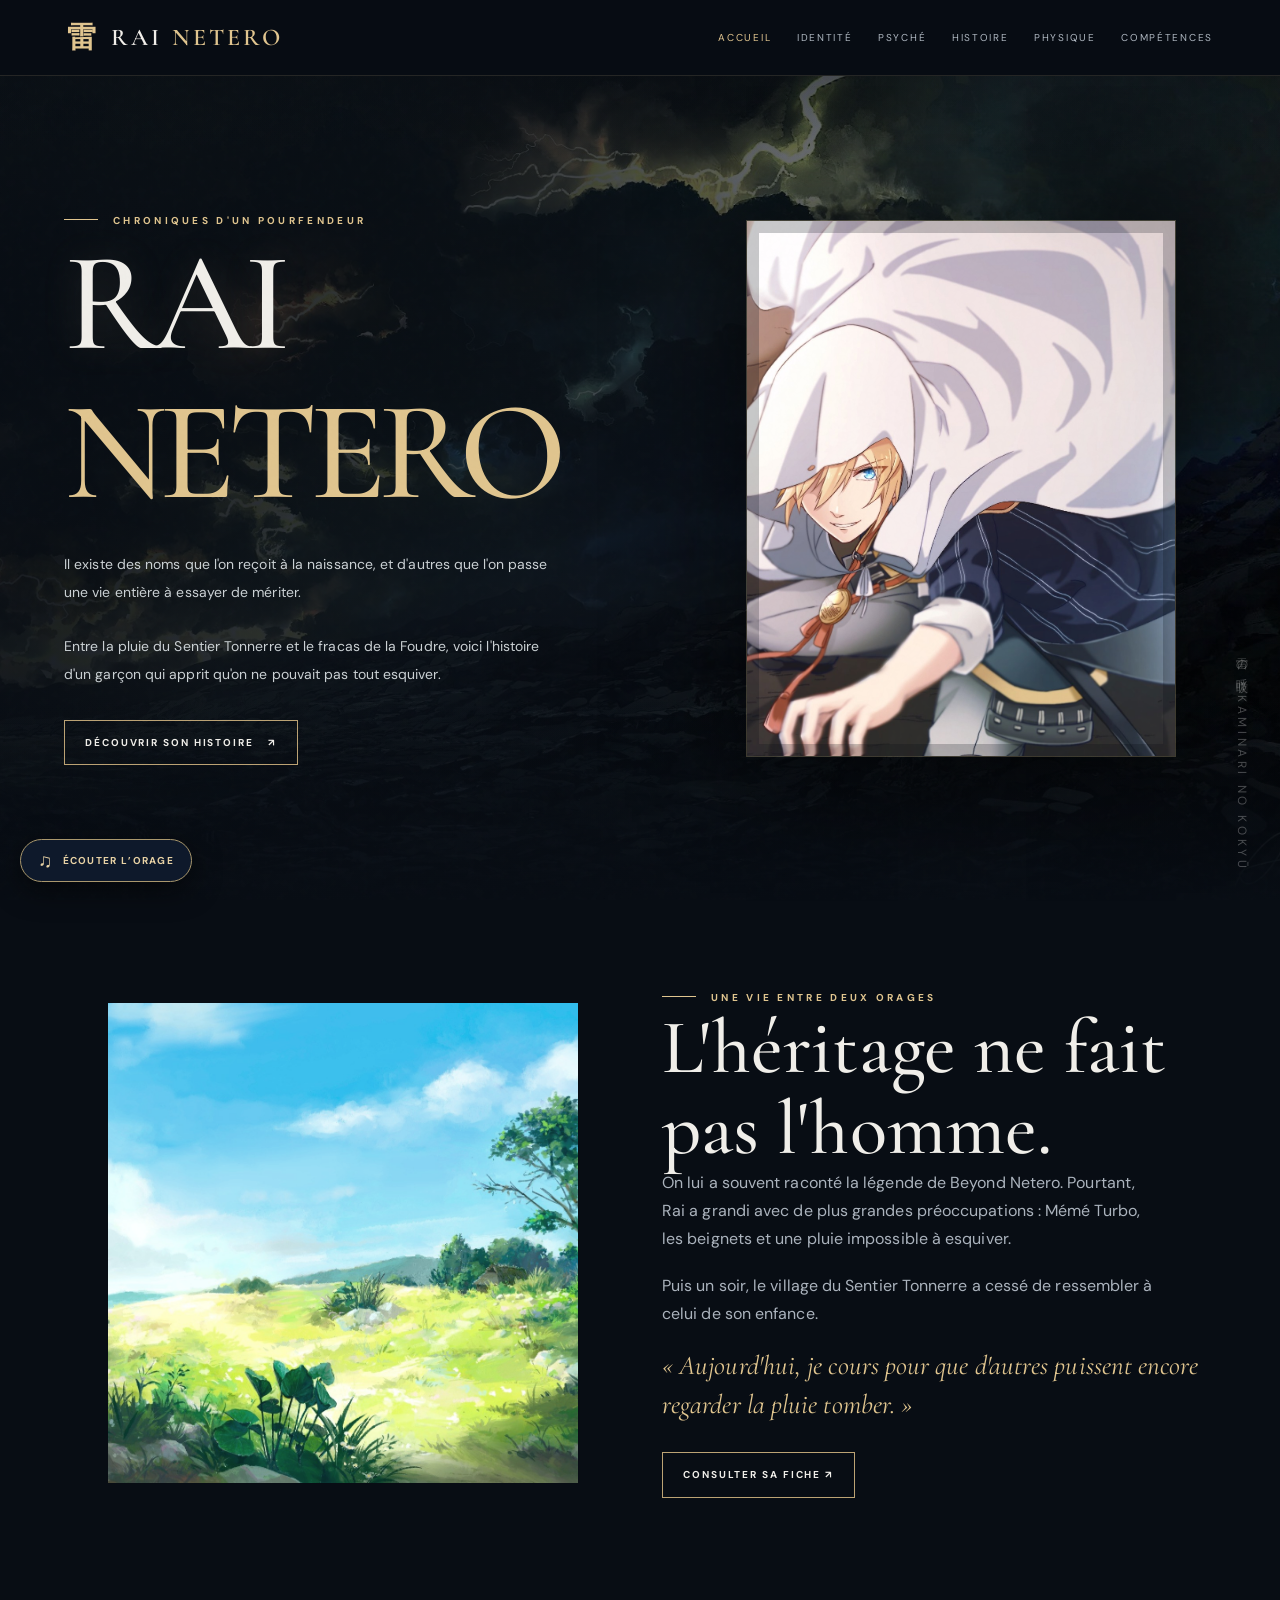
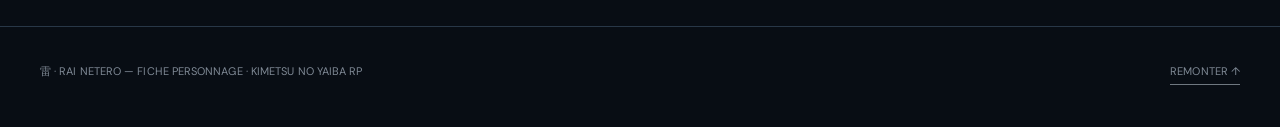
<file: index.html>
<!DOCTYPE html>
<html lang="fr"><head><meta name="darkreader-lock"><meta charset="utf-8"/><meta content="width=device-width,initial-scale=1" name="viewport"/><meta content="#080d14" name="theme-color"/><meta content="Rai Netero, pourfendeur du Souffle de la Foudre — dossier narratif" name="description"/><title>Accueil · Rai Netero</title><link href="style.css" rel="stylesheet"/><script defer="" src="rai-v14.js"></script></head><body><div aria-hidden="true" class="page-progress"></div><header class="site-nav" id="haut"><div class="nav-inner"><a class="logo" href="index.html"><span class="logomark">雷</span><span>RAI <span style="color:#e0c58f">NETERO</span></span></a><button aria-expanded="false" aria-label="Ouvrir le menu" class="nav-toggle" type="button">☰ MENU</button><nav aria-label="Navigation principale" class="nav-items"><a aria-current="page" href="index.html">Accueil</a><a href="identite.html">Identité</a><a href="psyche.html">Psyché</a><a href="histoire.html">Histoire</a><a href="physique.html">Physique</a><a href="competences.html">Compétences</a></nav></div></header><main><section class="hero"><div class="hero-inner"><div><div class="eyebrow"><i></i>Chroniques d'un pourfendeur</div><h1><span class="hero-title-line glow">RAI</span><span class="hero-title-line">NETERO</span></h1><p class="hero-blurb">Il existe des noms que l'on reçoit à la naissance, et d'autres que l'on passe une vie entière à essayer de mériter.<br/><br/>Entre la pluie du Sentier Tonnerre et le fracas de la Foudre, voici l'histoire d'un garçon qui apprit qu'on ne pouvait pas tout esquiver.</p><a class="btn" href="histoire.html">DÉCOUVRIR SON HISTOIRE <span aria-hidden="true">↗</span></a></div><figure class="hero-image"><img alt="Rai en mouvement, drapé dans son manteau blanc" src="assets/rai-action.jpg"/></figure></div><span class="vertical-kanji">雷の呼吸 · KAMINARI NO KOKYŪ</span></section><section class="layout"><div class="intro-grid"><figure class="intro-visual"><img alt="Paysage lumineux du Sentier Tonnerre" src="assets/sentier-lumineux.jpg"/></figure><div class="intro-panel"><div class="eyebrow"><i></i>Une vie entre deux orages</div><h2>L'héritage ne fait pas l'homme.</h2><p>On lui a souvent raconté la légende de Beyond Netero. Pourtant, Rai a grandi avec de plus grandes préoccupations : Mémé Turbo, les beignets et une pluie impossible à esquiver.</p><p>Puis un soir, le village du Sentier Tonnerre a cessé de ressembler à celui de son enfance.</p><div class="signature">« Aujourd'hui, je cours pour que d'autres puissent encore regarder la pluie tomber. »</div><div style="margin-top:28px"><a class="btn" href="identite.html">CONSULTER SA FICHE ↗</a></div></div></div></section></main><footer class="footer"><div class="footer-inner"><span>雷 · RAI NETERO — FICHE PERSONNAGE · KIMETSU NO YAIBA RP</span><a class="toplink" href="#haut">REMONTER ↑</a></div></footer><aside aria-label="Lecteur musical de Rai" class="music-player" id="rai-music-player">
<button aria-controls="music-panel" aria-expanded="false" aria-label="Afficher ou masquer le lecteur" class="music-toggle" id="music-toggle" type="button"><span aria-hidden="true">♫</span> <span class="music-toggle-name">ÉCOUTER L’ORAGE</span></button>
<div class="music-panel" hidden="" id="music-panel">
<div class="music-head"><div><span class="music-kicker">RAI NETERO · THÈMES DU POURFENDEUR</span><strong id="music-track-title">Izanami</strong></div><button aria-label="Refermer le lecteur" class="music-close" id="music-close" type="button">×</button></div>
<div class="music-theme-picker" role="group" aria-label="Sélection de la musique"><button class="music-theme-choice is-active" data-music-mode="auto" type="button" aria-pressed="true">AUTO</button><button class="music-theme-choice" data-music-mode="izanami" type="button" aria-pressed="false">IZANAMI</button><button class="music-theme-choice" data-music-mode="kirin" type="button" aria-pressed="false">KIRIN</button></div><audio id="rai-audio" preload="metadata" loop src="assets/izanami.mp3"></audio>
<div class="music-main-controls"><button aria-label="Lire la musique" class="music-play" id="music-play" type="button">▶</button><button aria-label="Arrêter la musique" class="music-stop" id="music-stop" type="button">■</button><input aria-label="Position dans la musique" id="music-seek" max="1000" min="0" step="1" type="range" value="0"/><span class="music-time" id="music-time">0:00 / 0:00</span></div>
<div class="music-volume-row"><button aria-label="Couper le son" class="music-mute" id="music-mute" type="button">♪</button><label for="music-volume">Volume</label><input aria-label="Volume de la musique" id="music-volume" max="100" min="0" step="1" type="range" value="35"/><output id="music-volume-label">35 %</output></div>
</div>
</aside></body></html>
</file>
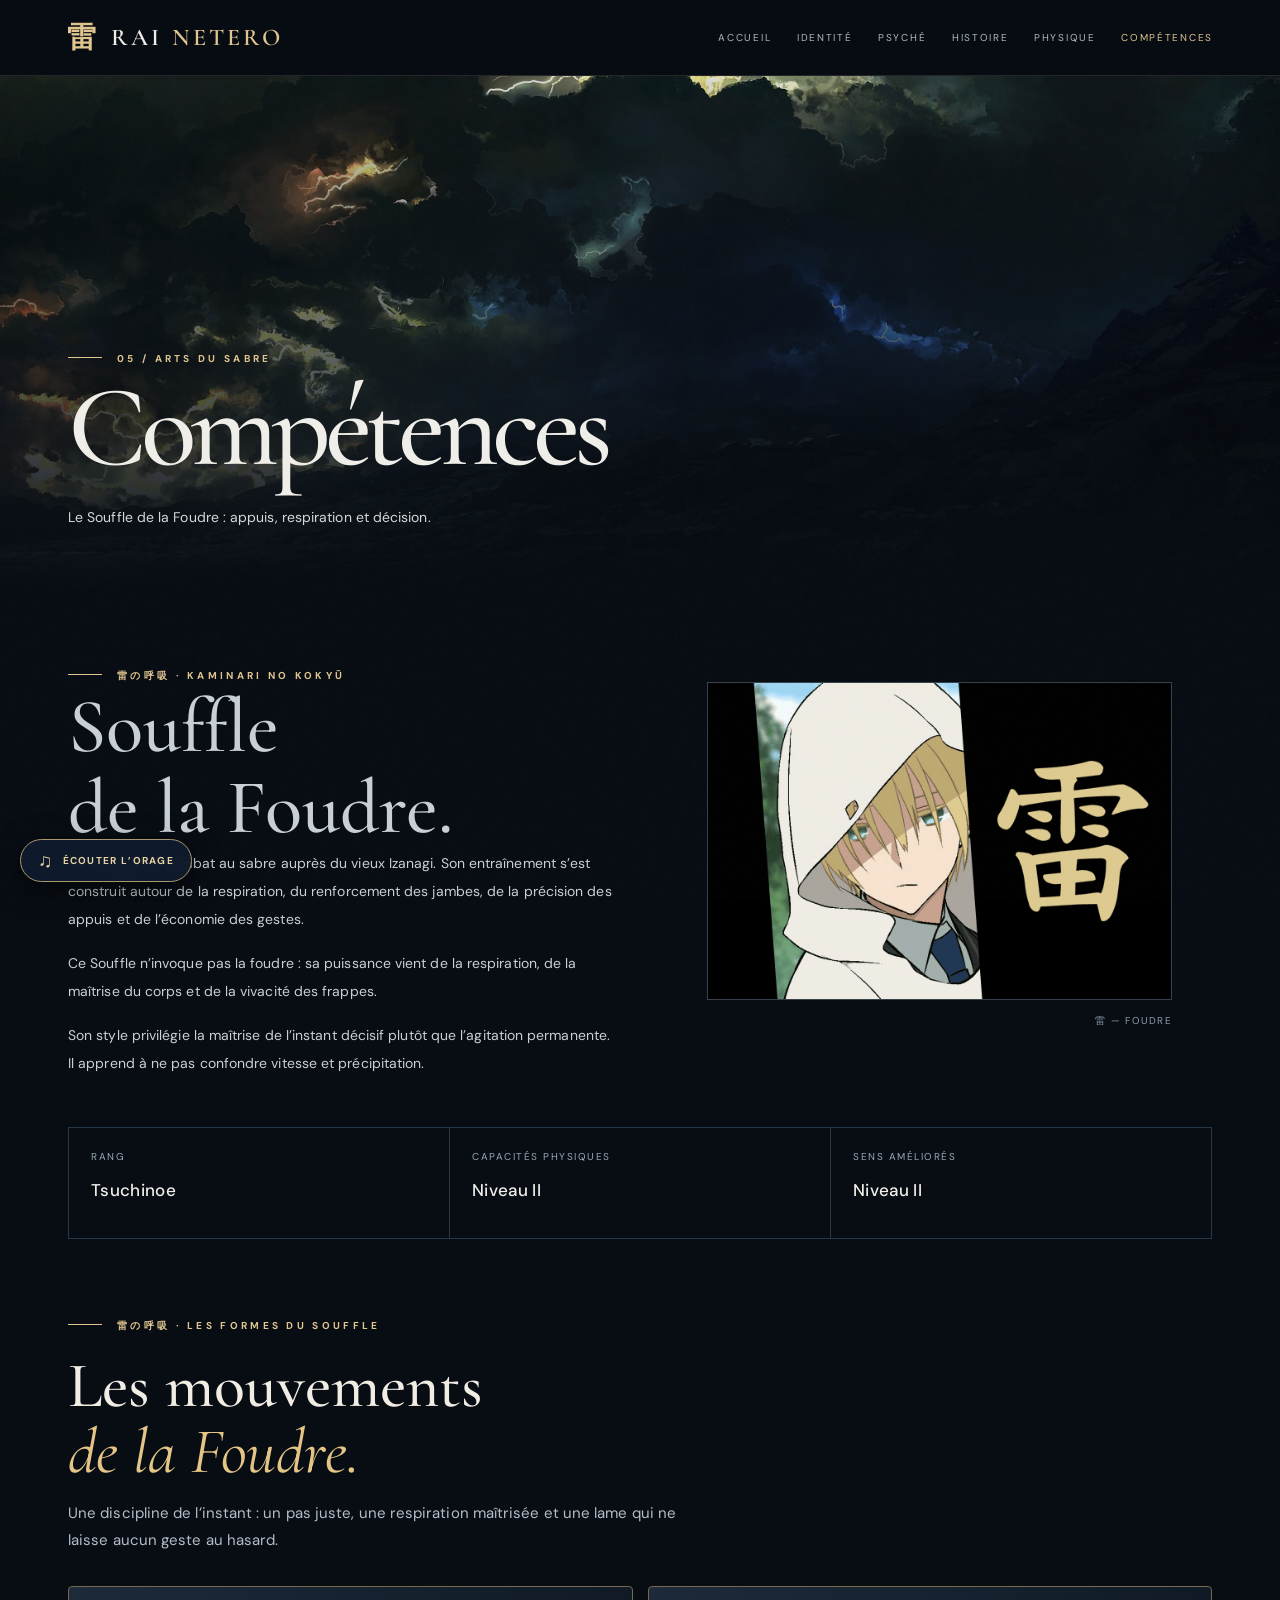
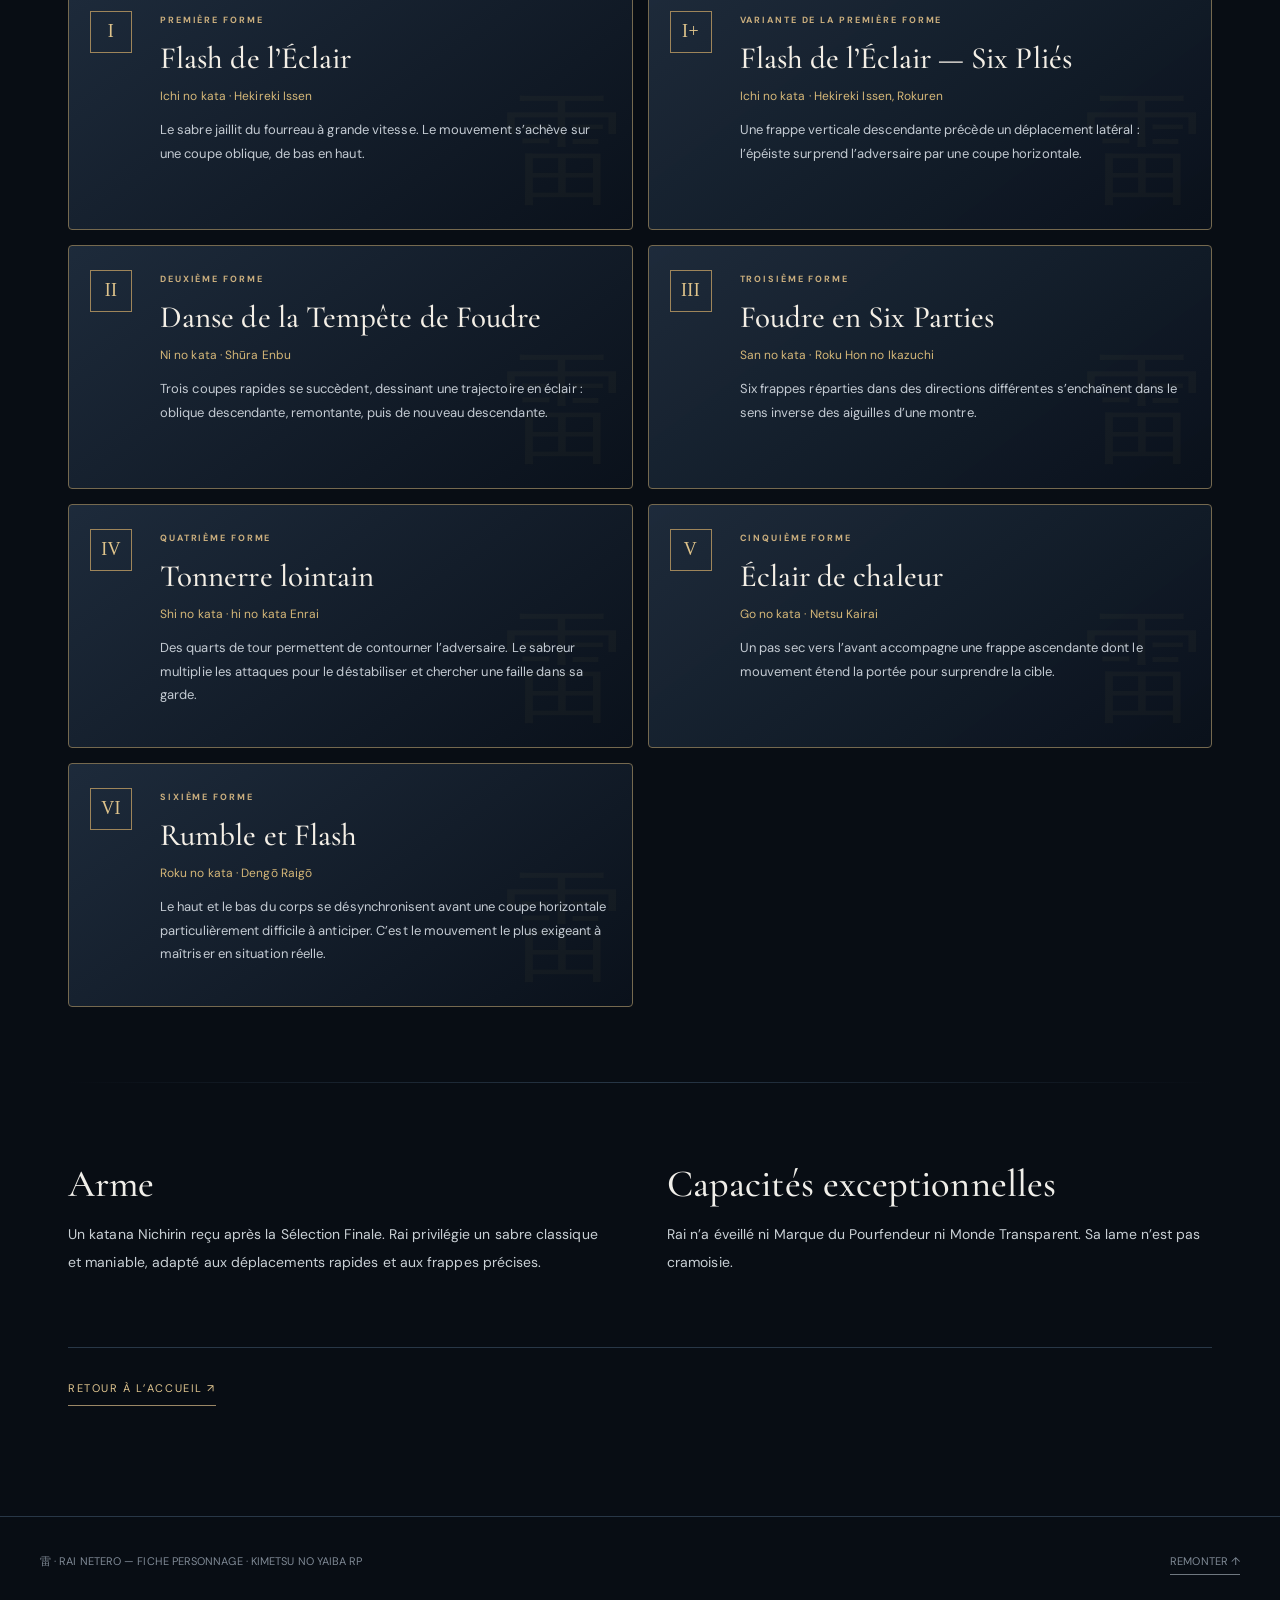
<file: competences.html>
<!DOCTYPE html>

<html lang="fr"><head><meta name="darkreader-lock"/><meta charset="utf-8"><meta content="width=device-width,initial-scale=1" name="viewport"/><meta content="#080d14" name="theme-color"/><meta content="Rai Netero — dossier de pourfendeur" name="description"/><title>Compétences · Rai Netero</title><link href="style.css" rel="stylesheet"/><script defer="" src="rai-v14.js"></script></meta></head><body><div aria-hidden="true" class="page-progress"></div><header class="site-nav" id="haut"><div class="nav-inner"><a class="logo" href="index.html"><span class="logomark">雷</span><span>RAI <span style="color:#e0c58f">NETERO</span></span></a><button aria-expanded="false" aria-label="Ouvrir le menu" class="nav-toggle" type="button">☰ MENU</button><nav aria-label="Navigation principale" class="nav-items"><a href="index.html">Accueil</a><a href="identite.html">Identité</a><a href="psyche.html">Psyché</a><a href="histoire.html">Histoire</a><a href="physique.html">Physique</a><a aria-current="page" href="competences.html">Compétences</a></nav></div></header><main><section class="page-hero" style="--hero-image:url('assets/montagne-orage.jpg')"><div class="page-hero-content"><div class="eyebrow"><i></i>05 / Arts du sabre</div><h1>Compétences</h1><p class="subtitle">Le Souffle de la Foudre : appuis, respiration et décision.</p></div></section><div class="layout"><div class="two-col"><div class="body-copy"><div class="eyebrow"><i></i>雷の呼吸 · Kaminari no Kokyū</div><h2>Souffle<br/>de la Foudre.</h2><p>Rai a appris le combat au sabre auprès du vieux Izanagi. Son entraînement s’est construit autour de la respiration, du renforcement des jambes, de la précision des appuis et de l’économie des gestes.</p><p>Ce Souffle n’invoque pas la foudre : sa puissance vient de la respiration, de la maîtrise du corps et de la vivacité des frappes.</p><p>Son style privilégie la maîtrise de l’instant décisif plutôt que l’agitation permanente. Il apprend à ne pas confondre vitesse et précipitation.</p></div><figure class="poster"><img alt="Rai Netero et le kanji de la Foudre" data-gif-portrait="" src="assets/portrait-logo.png"/><figcaption>雷 — foudre</figcaption></figure></div><div class="info-grid"><div class="info-item"><div class="label">Rang</div><strong>Tsuchinoe</strong></div><div class="info-item"><div class="label">Capacités physiques</div><strong>Niveau II</strong></div><div class="info-item"><div class="label">Sens améliorés</div><strong>Niveau II</strong></div></div><section aria-labelledby="foudre-formes" class="forms-showcase">
<div class="form-heading"><div class="eyebrow"><i></i>雷の呼吸 · Les formes du Souffle</div>
<h2 id="foudre-formes">Les mouvements<br/><em>de la Foudre.</em></h2>
<p>Une discipline de l’instant : un pas juste, une respiration maîtrisée et une lame qui ne laisse aucun geste au hasard.</p></div>
<div class="forms-grid"><article class="form-card">
<div aria-hidden="true" class="form-number">I</div>
<div class="form-details"><span class="form-eyebrow">Première forme</span>
<h3>Flash de l’Éclair</h3><div class="form-japanese">Ichi no kata · Hekireki Issen</div>
<p>Le sabre jaillit du fourreau à grande vitesse. Le mouvement s’achève sur une coupe oblique, de bas en haut.</p>
</div>
</article><article class="form-card">
<div aria-hidden="true" class="form-number">I+</div>
<div class="form-details"><span class="form-eyebrow">Variante de la première forme</span>
<h3>Flash de l’Éclair — Six Pliés</h3><div class="form-japanese">Ichi no kata · Hekireki Issen, Rokuren</div>
<p>Une frappe verticale descendante précède un déplacement latéral : l’épéiste surprend l’adversaire par une coupe horizontale.</p>
</div>
</article><article class="form-card">
<div aria-hidden="true" class="form-number">II</div>
<div class="form-details"><span class="form-eyebrow">Deuxième forme</span>
<h3>Danse de la Tempête de Foudre</h3><div class="form-japanese">Ni no kata · Shūra Enbu</div>
<p>Trois coupes rapides se succèdent, dessinant une trajectoire en éclair : oblique descendante, remontante, puis de nouveau descendante.</p>
</div>
</article><article class="form-card">
<div aria-hidden="true" class="form-number">III</div>
<div class="form-details"><span class="form-eyebrow">Troisième forme</span>
<h3>Foudre en Six Parties</h3><div class="form-japanese">San no kata · Roku Hon no Ikazuchi</div>
<p>Six frappes réparties dans des directions différentes s’enchaînent dans le sens inverse des aiguilles d’une montre.</p>
</div>
</article><article class="form-card">
<div aria-hidden="true" class="form-number">IV</div>
<div class="form-details"><span class="form-eyebrow">Quatrième forme</span>
<h3>Tonnerre lointain</h3><div class="form-japanese">Shi no kata · hi no kata Enrai</div>
<p>Des quarts de tour permettent de contourner l’adversaire. Le sabreur multiplie les attaques pour le déstabiliser et chercher une faille dans sa garde.</p>
</div>
</article><article class="form-card">
<div aria-hidden="true" class="form-number">V</div>
<div class="form-details"><span class="form-eyebrow">Cinquième forme</span>
<h3>Éclair de chaleur</h3><div class="form-japanese">Go no kata · Netsu Kairai</div>
<p>Un pas sec vers l’avant accompagne une frappe ascendante dont le mouvement étend la portée pour surprendre la cible.</p>
</div>
</article><article class="form-card">
<div aria-hidden="true" class="form-number">VI</div>
<div class="form-details"><span class="form-eyebrow">Sixième forme</span>
<h3>Rumble et Flash</h3><div class="form-japanese">Roku no kata · Dengō Raigō</div>
<p>Le haut et le bas du corps se désynchronisent avant une coupe horizontale particulièrement difficile à anticiper. C’est le mouvement le plus exigeant à maîtriser en situation réelle.</p>
</div>
</article></div>
</section><div class="separator"></div><div class="two-col"><div class="body-copy"><h3>Arme</h3><p>Un katana Nichirin reçu après la Sélection Finale. Rai privilégie un sabre classique et maniable, adapté aux déplacements rapides et aux frappes précises.</p></div><div class="body-copy"><h3>Capacités exceptionnelles</h3><p>Rai n’a éveillé ni Marque du Pourfendeur ni Monde Transparent. Sa lame n’est pas cramoisie.</p></div></div><div class="subfooter"><a href="index.html">RETOUR À L’ACCUEIL ↗</a></div></div></main><footer class="footer"><div class="footer-inner"><span>雷 · RAI NETERO — FICHE PERSONNAGE · KIMETSU NO YAIBA RP</span><a class="toplink" href="#haut">REMONTER ↑</a></div></footer><aside aria-label="Lecteur musical de Rai" class="music-player" id="rai-music-player">
<button aria-controls="music-panel" aria-expanded="false" aria-label="Afficher ou masquer le lecteur" class="music-toggle" id="music-toggle" type="button"><span aria-hidden="true">♫</span> <span class="music-toggle-name">ÉCOUTER L’ORAGE</span></button>
<div class="music-panel" hidden="" id="music-panel">
<div class="music-head"><div><span class="music-kicker">RAI NETERO · THÈMES DU POURFENDEUR</span><strong id="music-track-title">Izanami</strong></div><button aria-label="Refermer le lecteur" class="music-close" id="music-close" type="button">×</button></div>
<div aria-label="Sélection de la musique" class="music-theme-picker" role="group"><button aria-pressed="true" class="music-theme-choice is-active" data-music-mode="auto" type="button">AUTO</button><button aria-pressed="false" class="music-theme-choice" data-music-mode="izanami" type="button">IZANAMI</button><button aria-pressed="false" class="music-theme-choice" data-music-mode="kirin" type="button">KIRIN</button></div><audio id="rai-audio" loop="" preload="metadata" src="assets/izanami.mp3"></audio>
<div class="music-main-controls"><button aria-label="Lire la musique" class="music-play" id="music-play" type="button">▶</button><button aria-label="Arrêter la musique" class="music-stop" id="music-stop" type="button">■</button><input aria-label="Position dans la musique" id="music-seek" max="1000" min="0" step="1" type="range" value="0"/><span class="music-time" id="music-time">0:00 / 0:00</span></div>
<div class="music-volume-row"><button aria-label="Couper le son" class="music-mute" id="music-mute" type="button">♪</button><label for="music-volume">Volume</label><input aria-label="Volume de la musique" id="music-volume" max="100" min="0" step="1" type="range" value="35"/><output id="music-volume-label">35 %</output></div>
</div>
</aside></body></html>
</file>
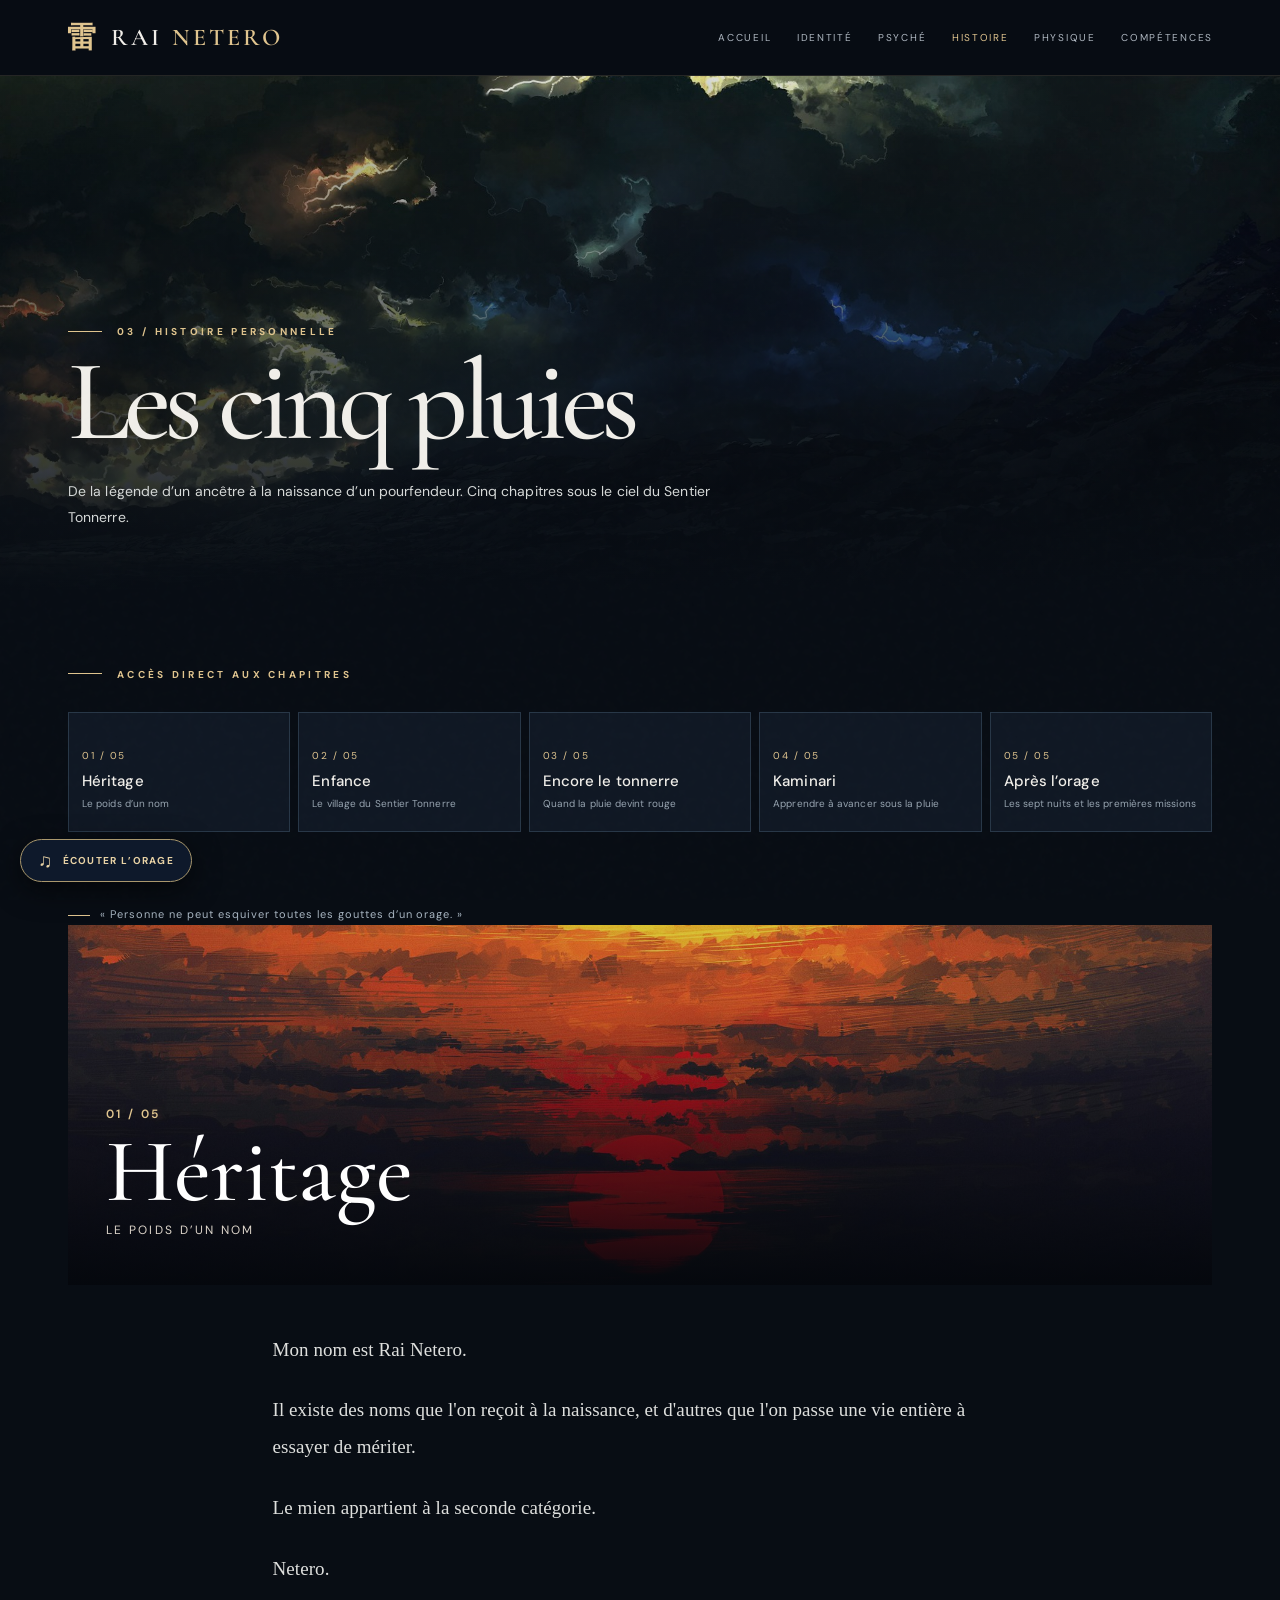
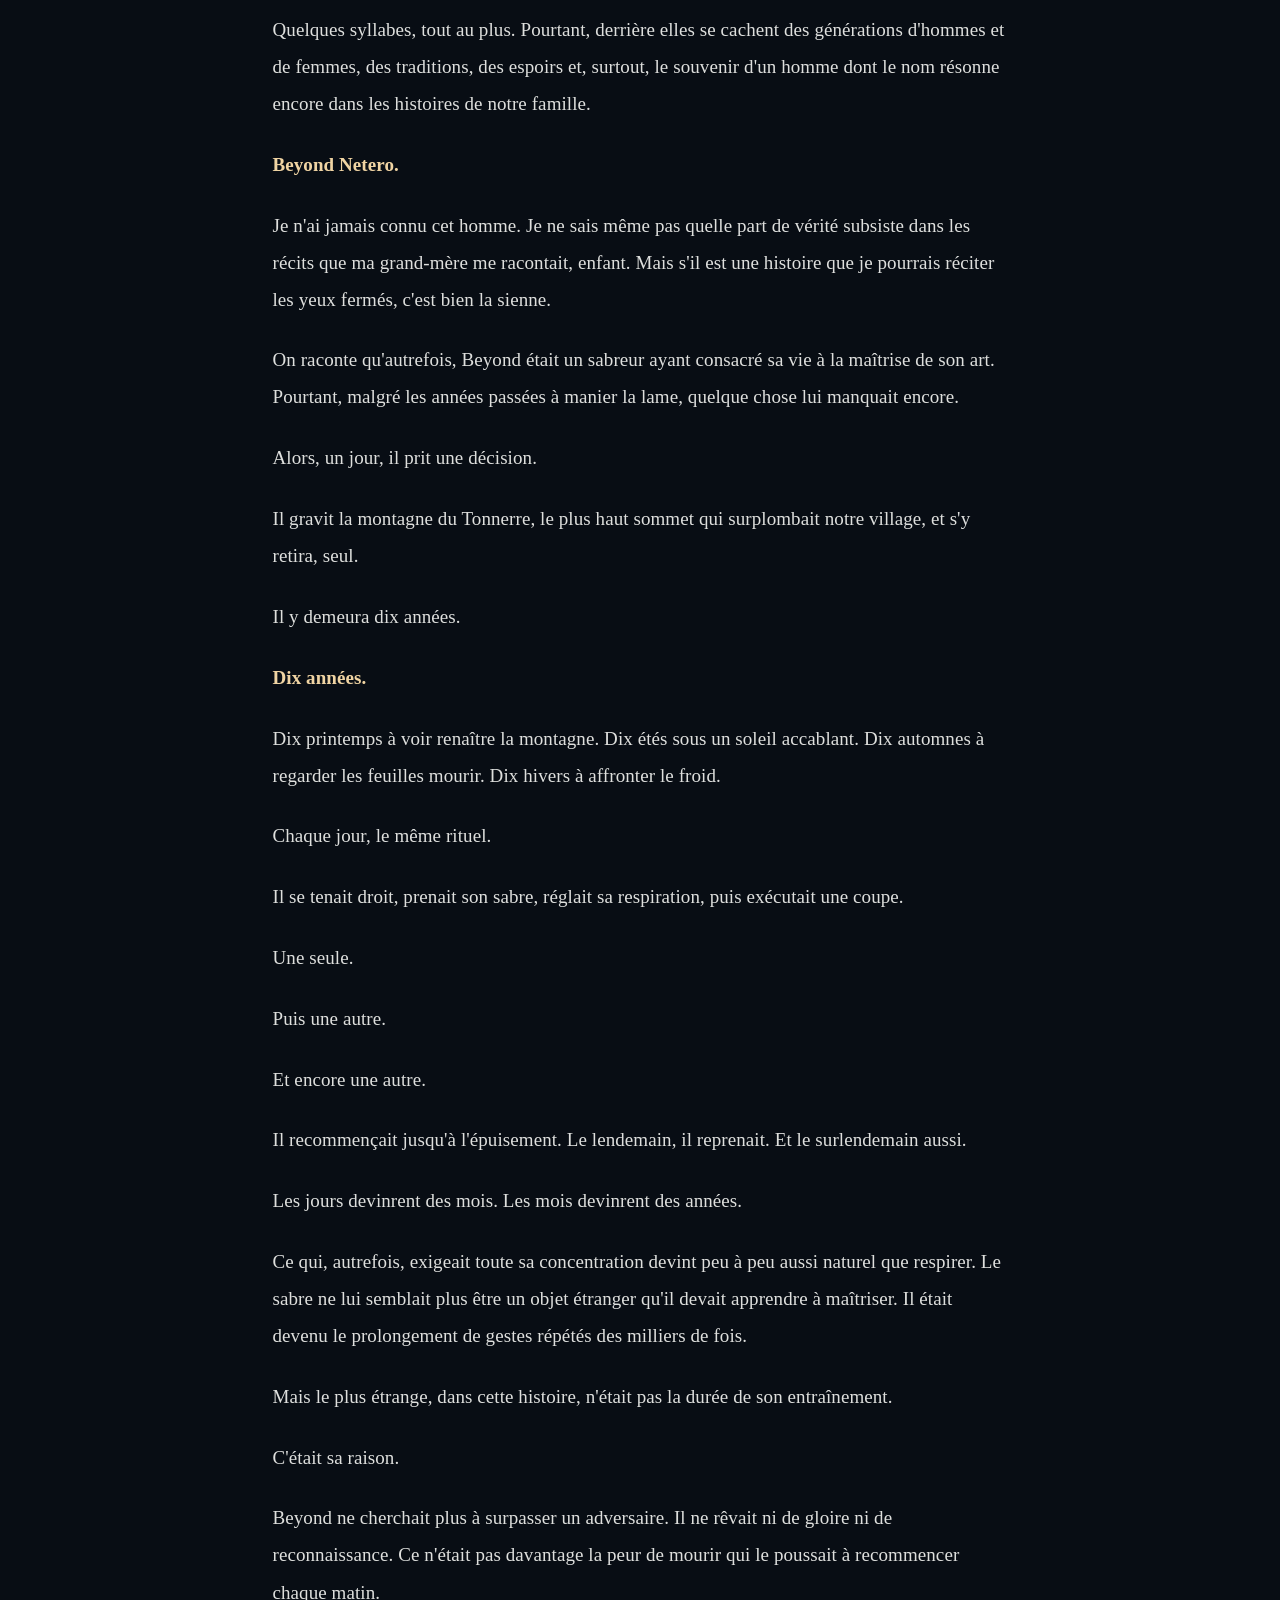
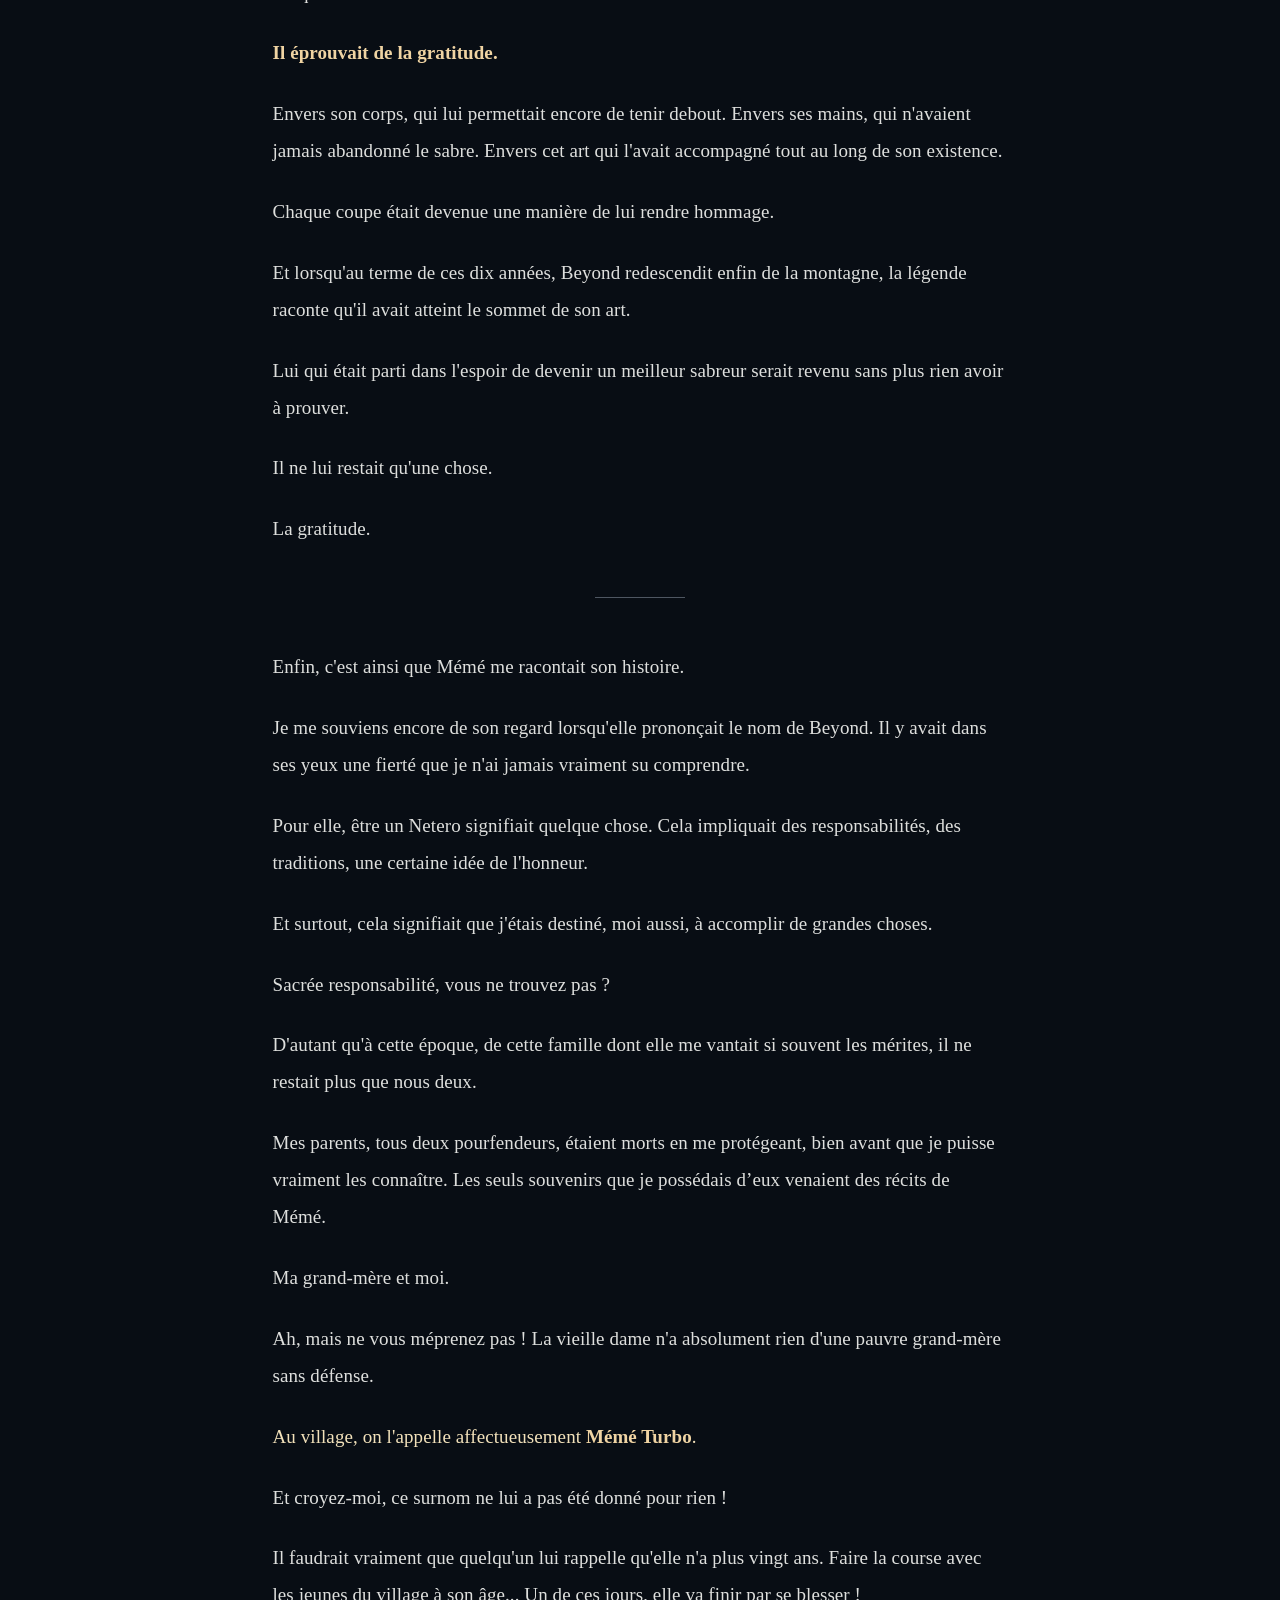
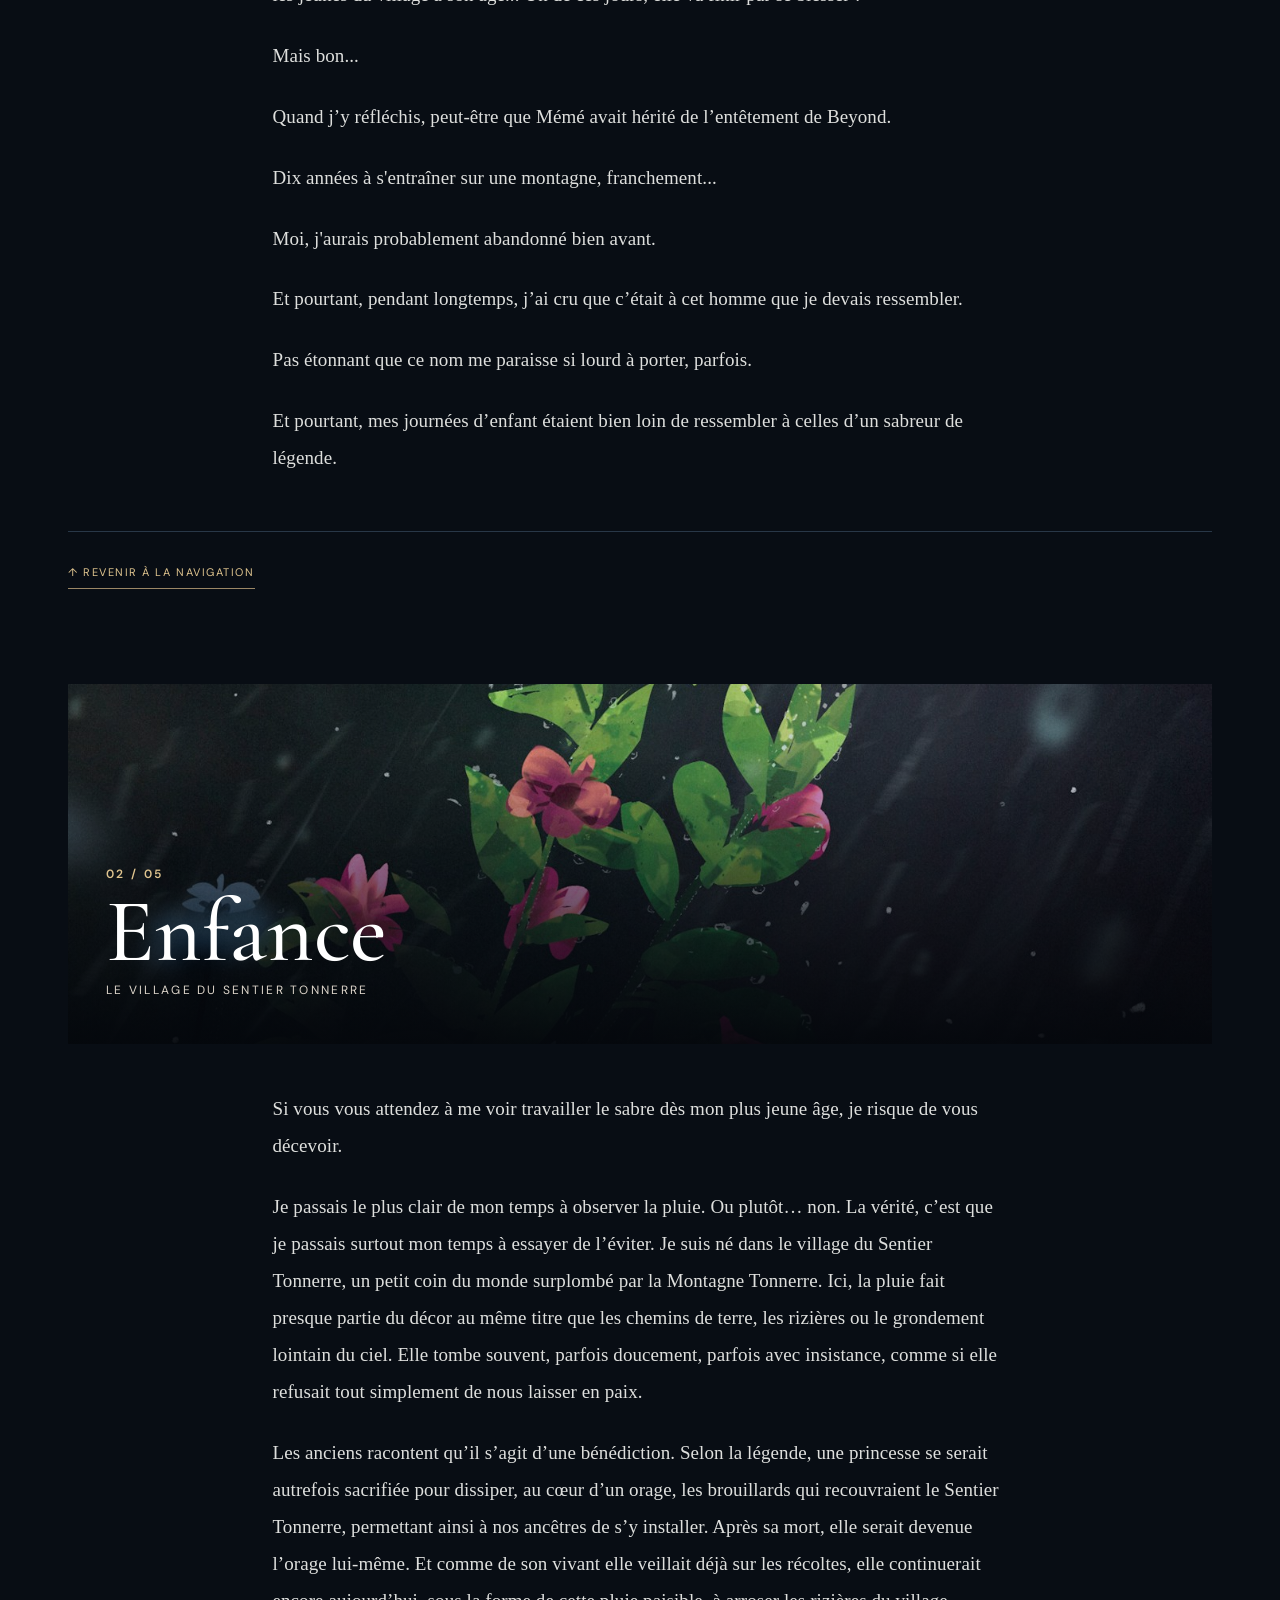
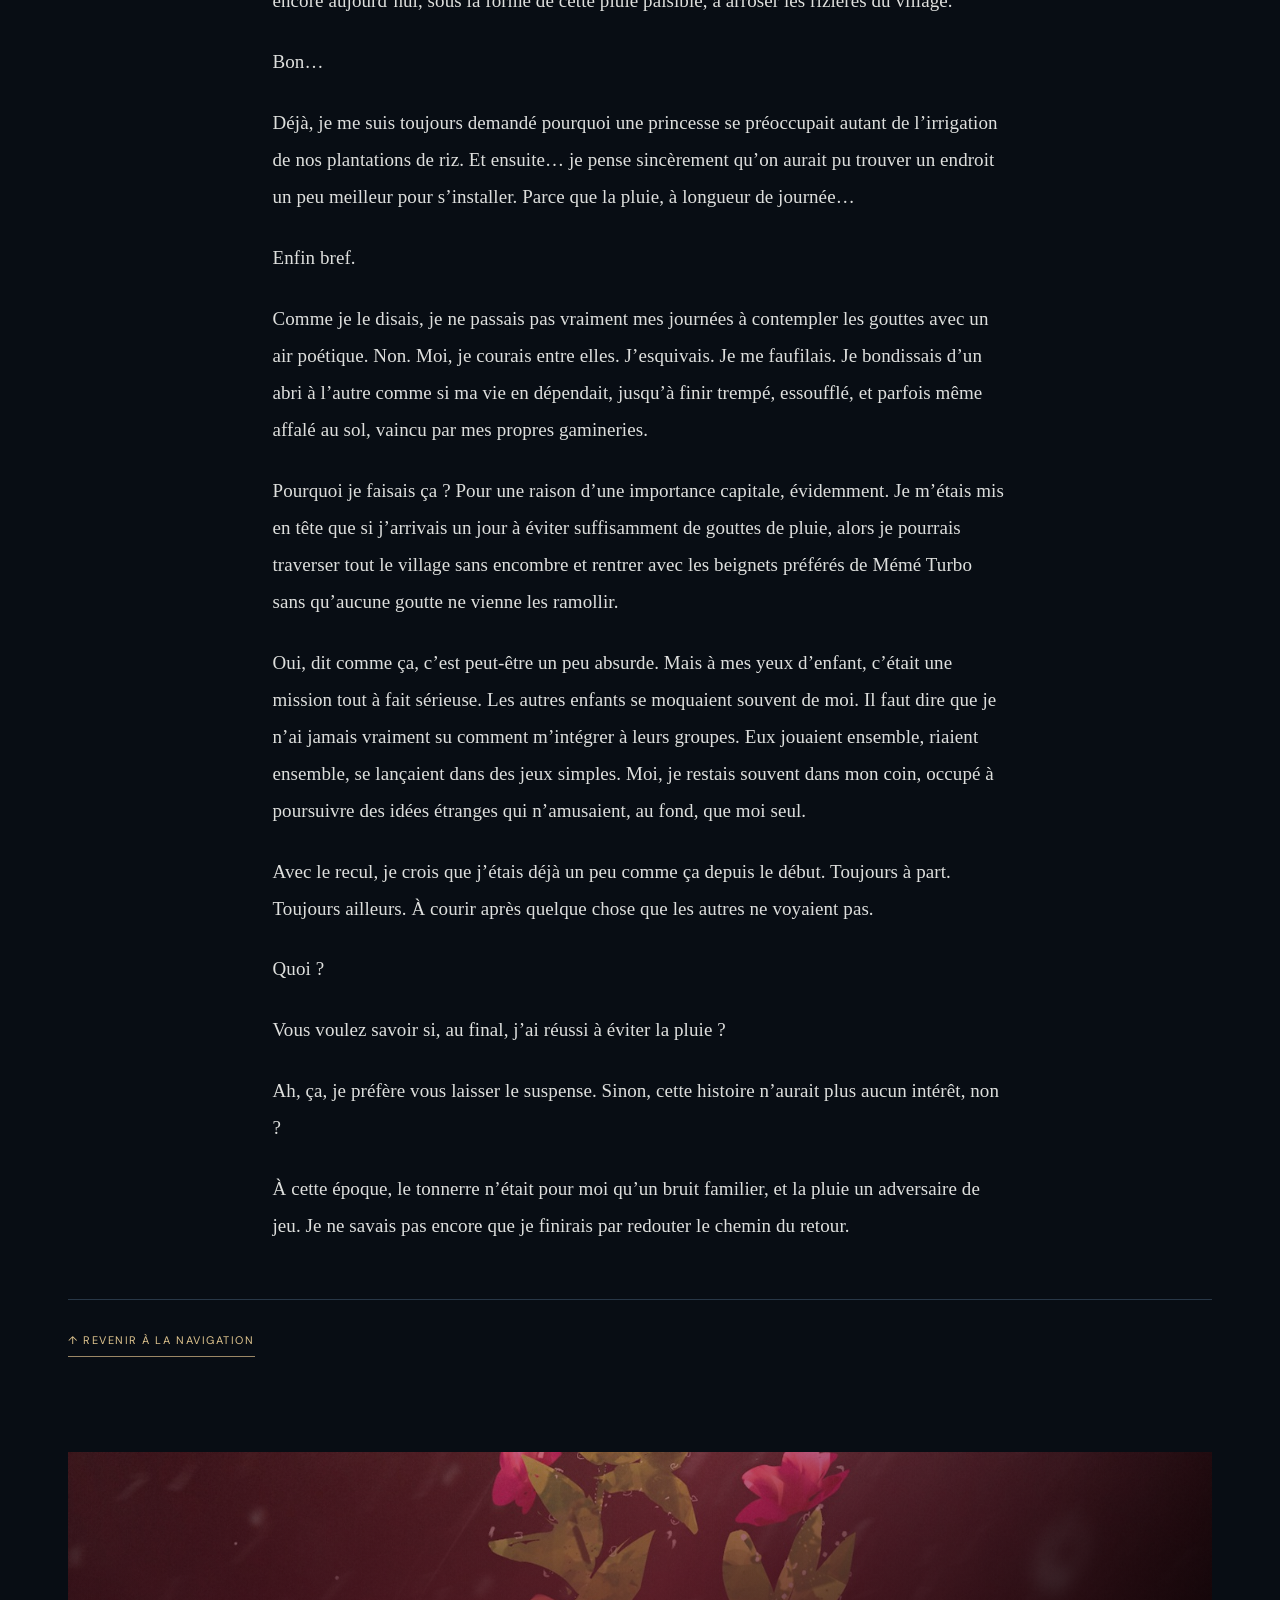
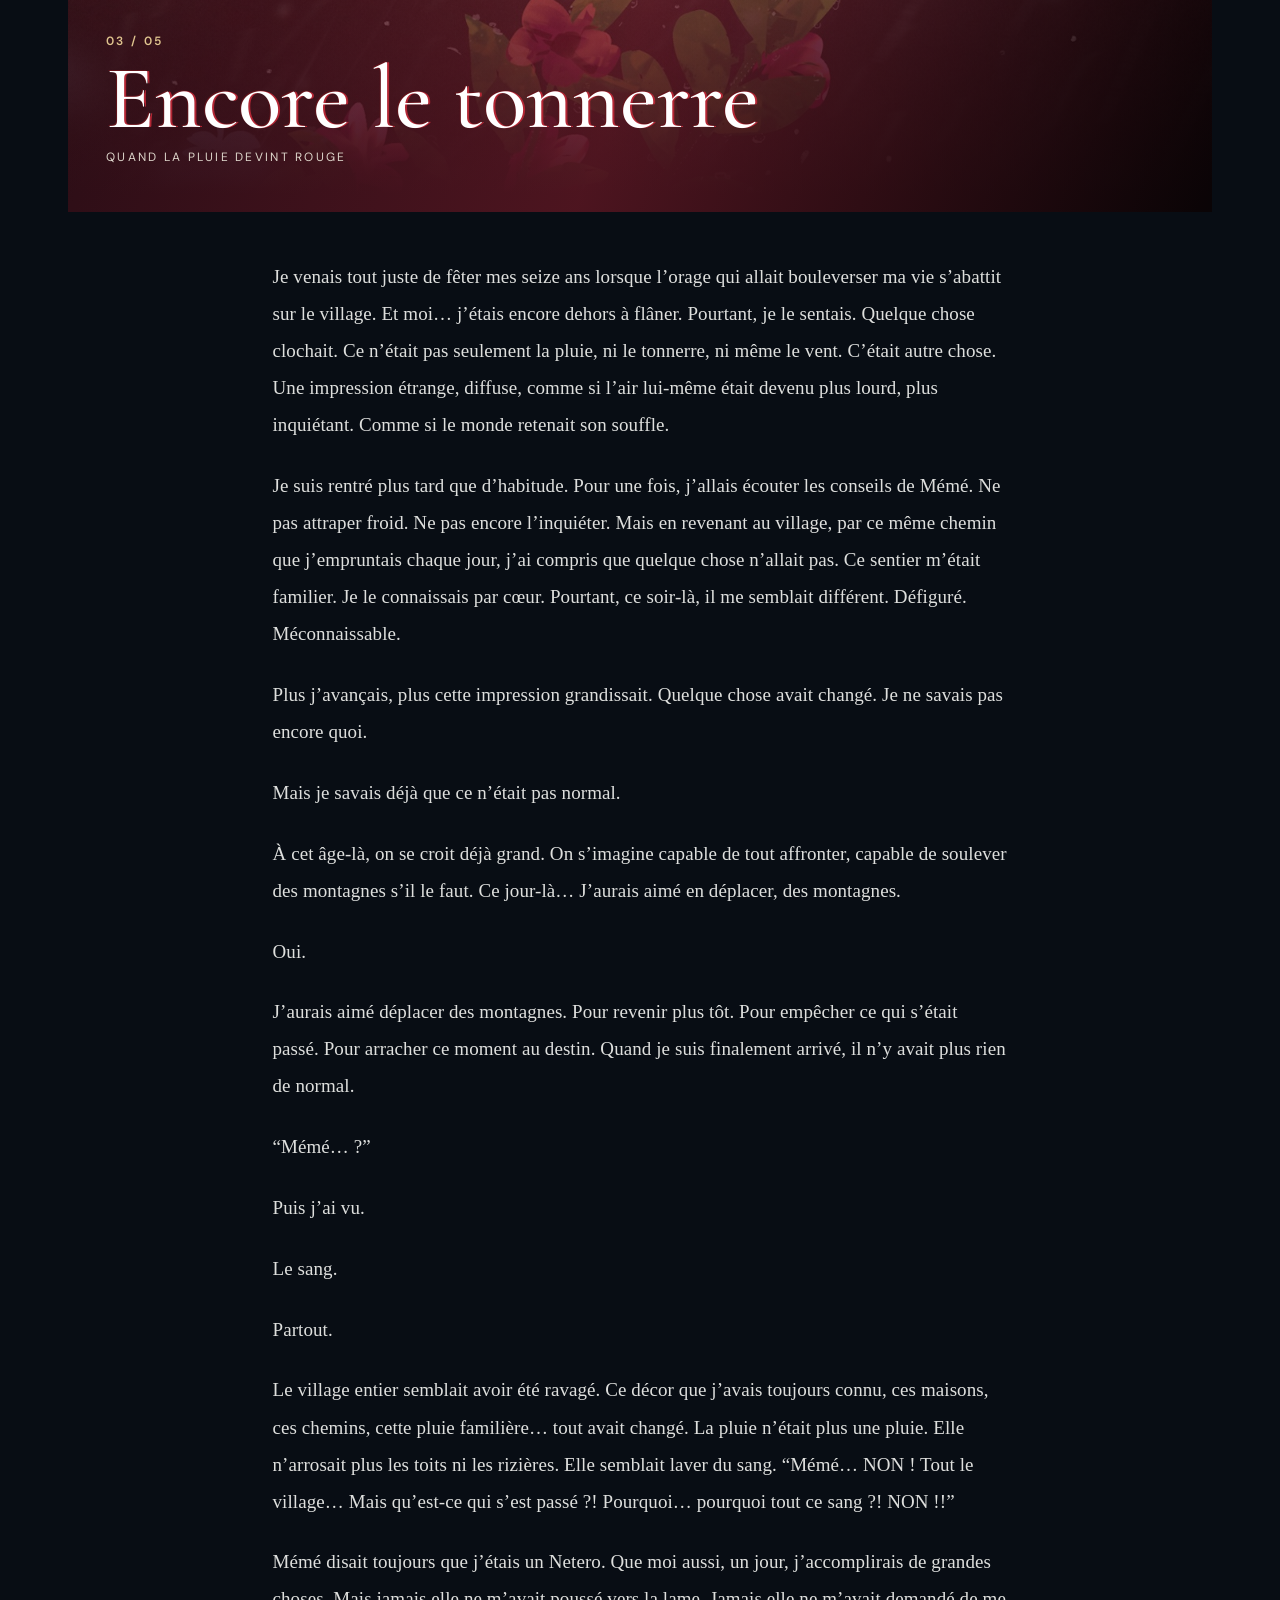
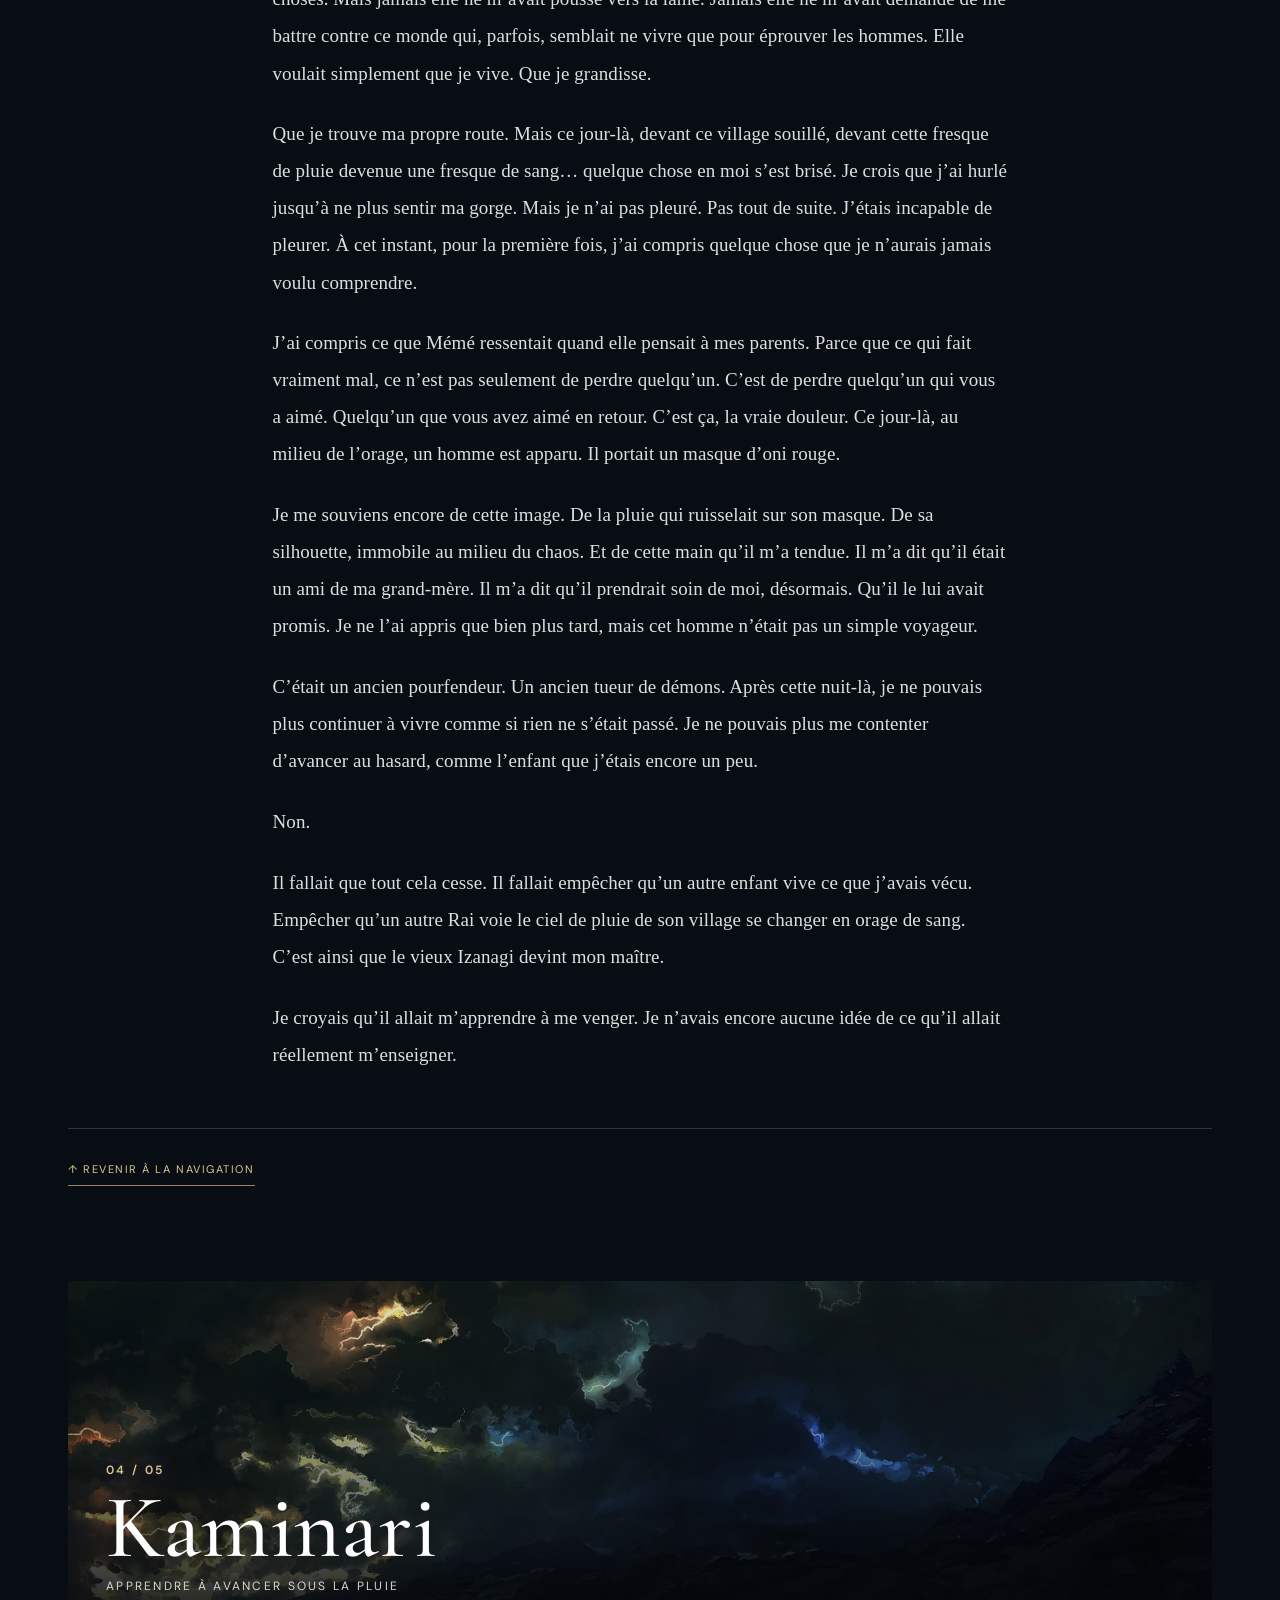
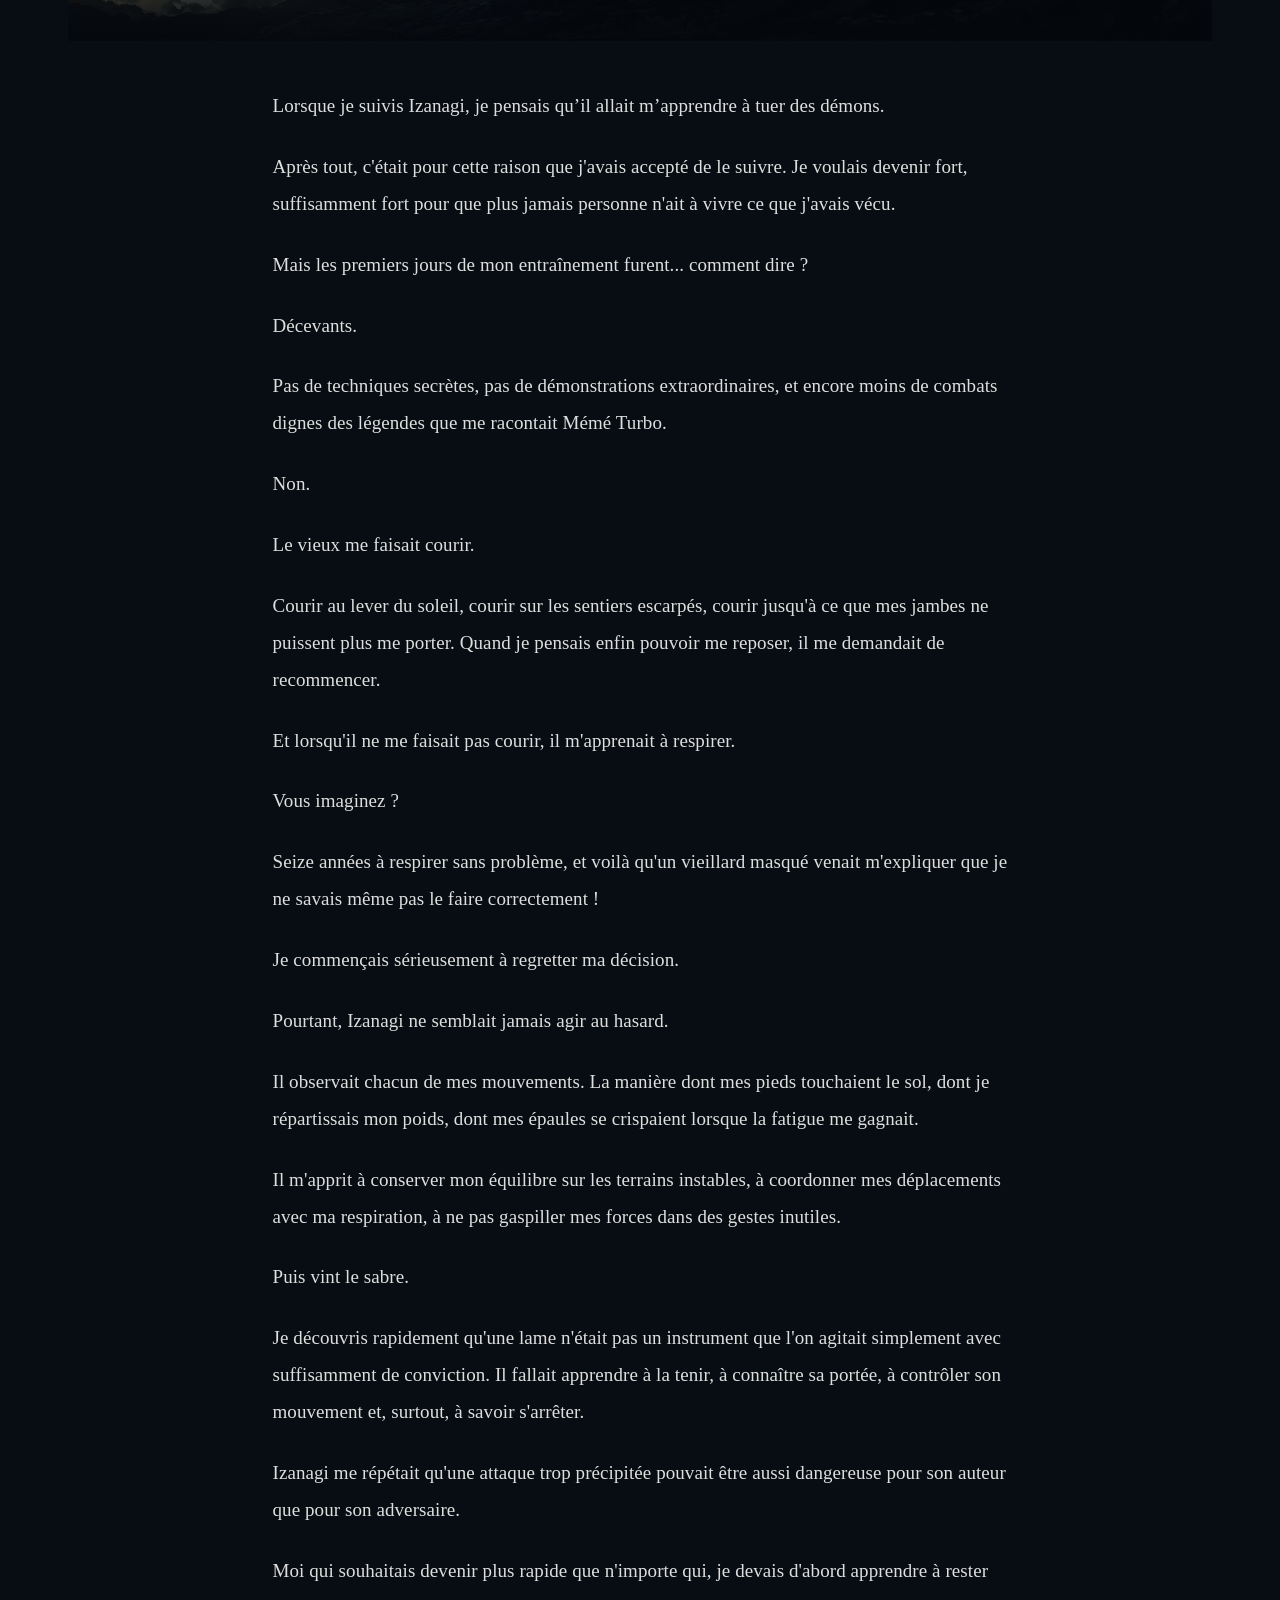
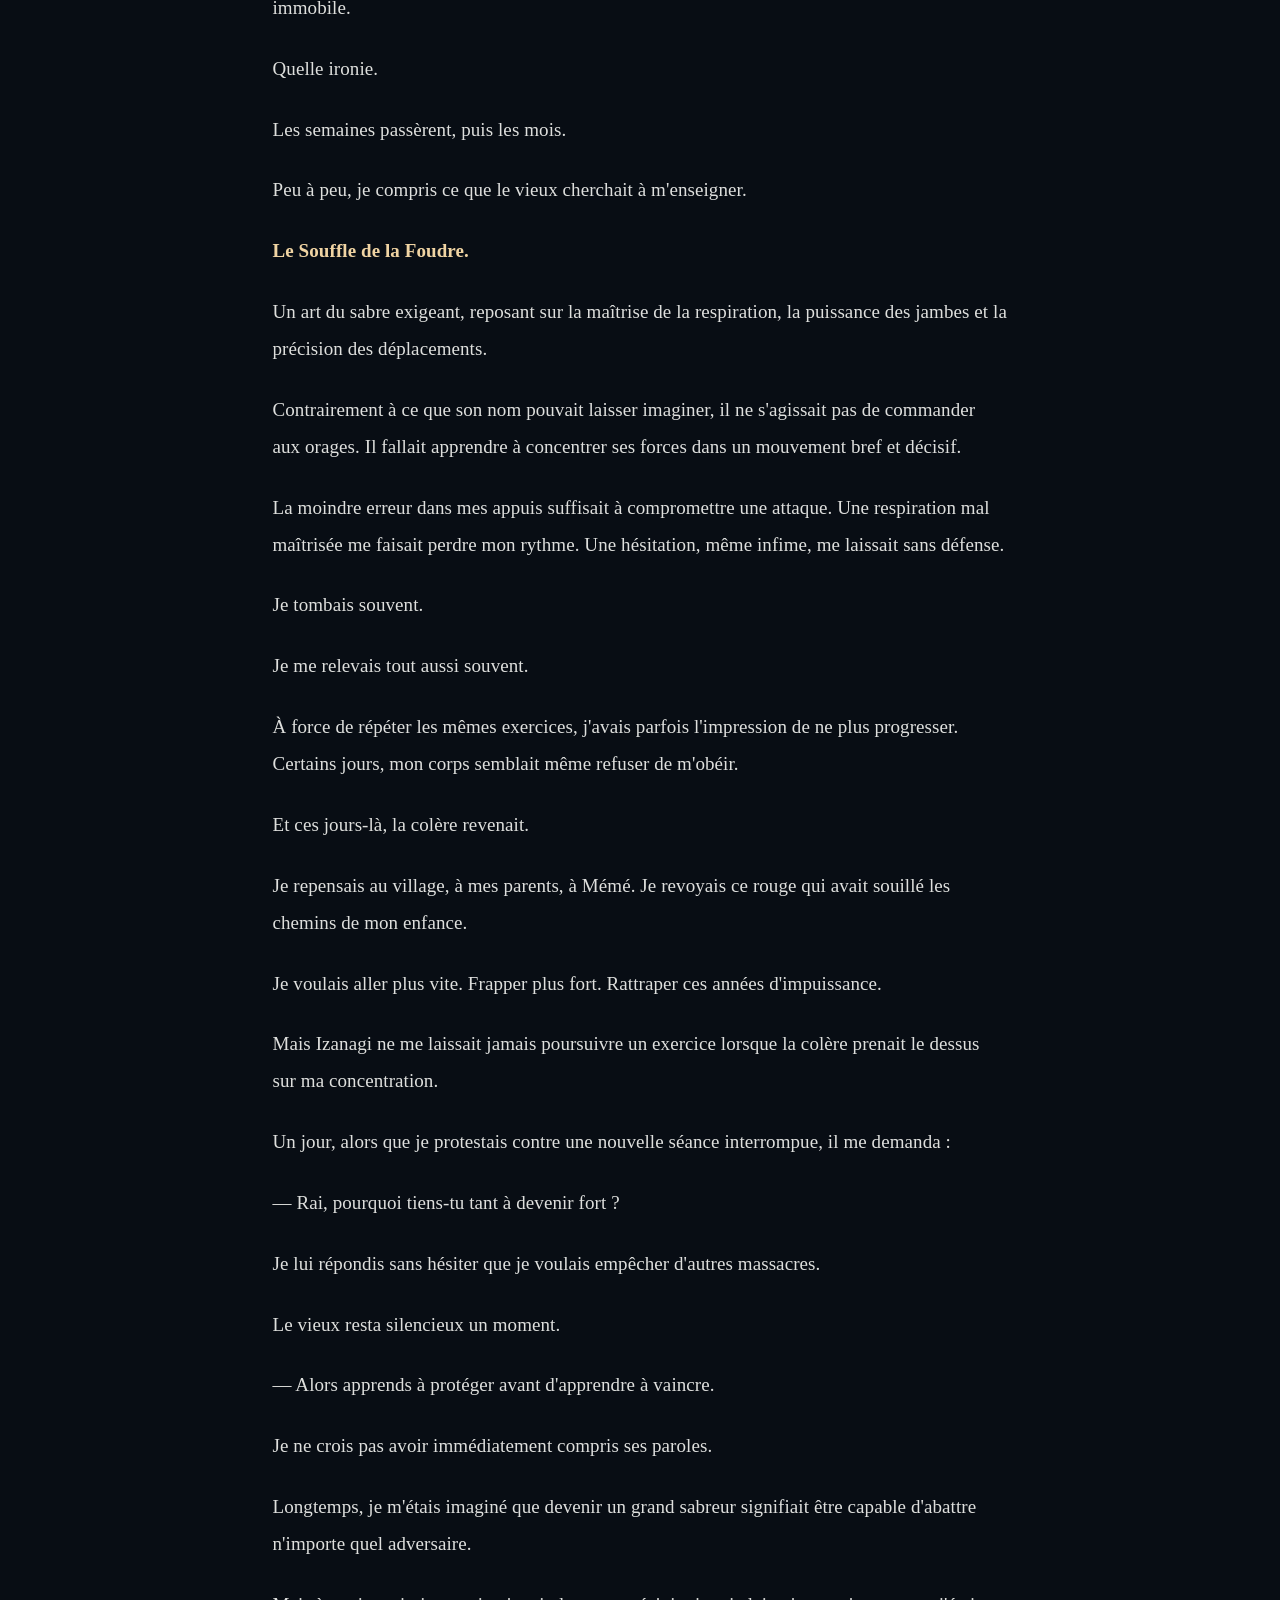
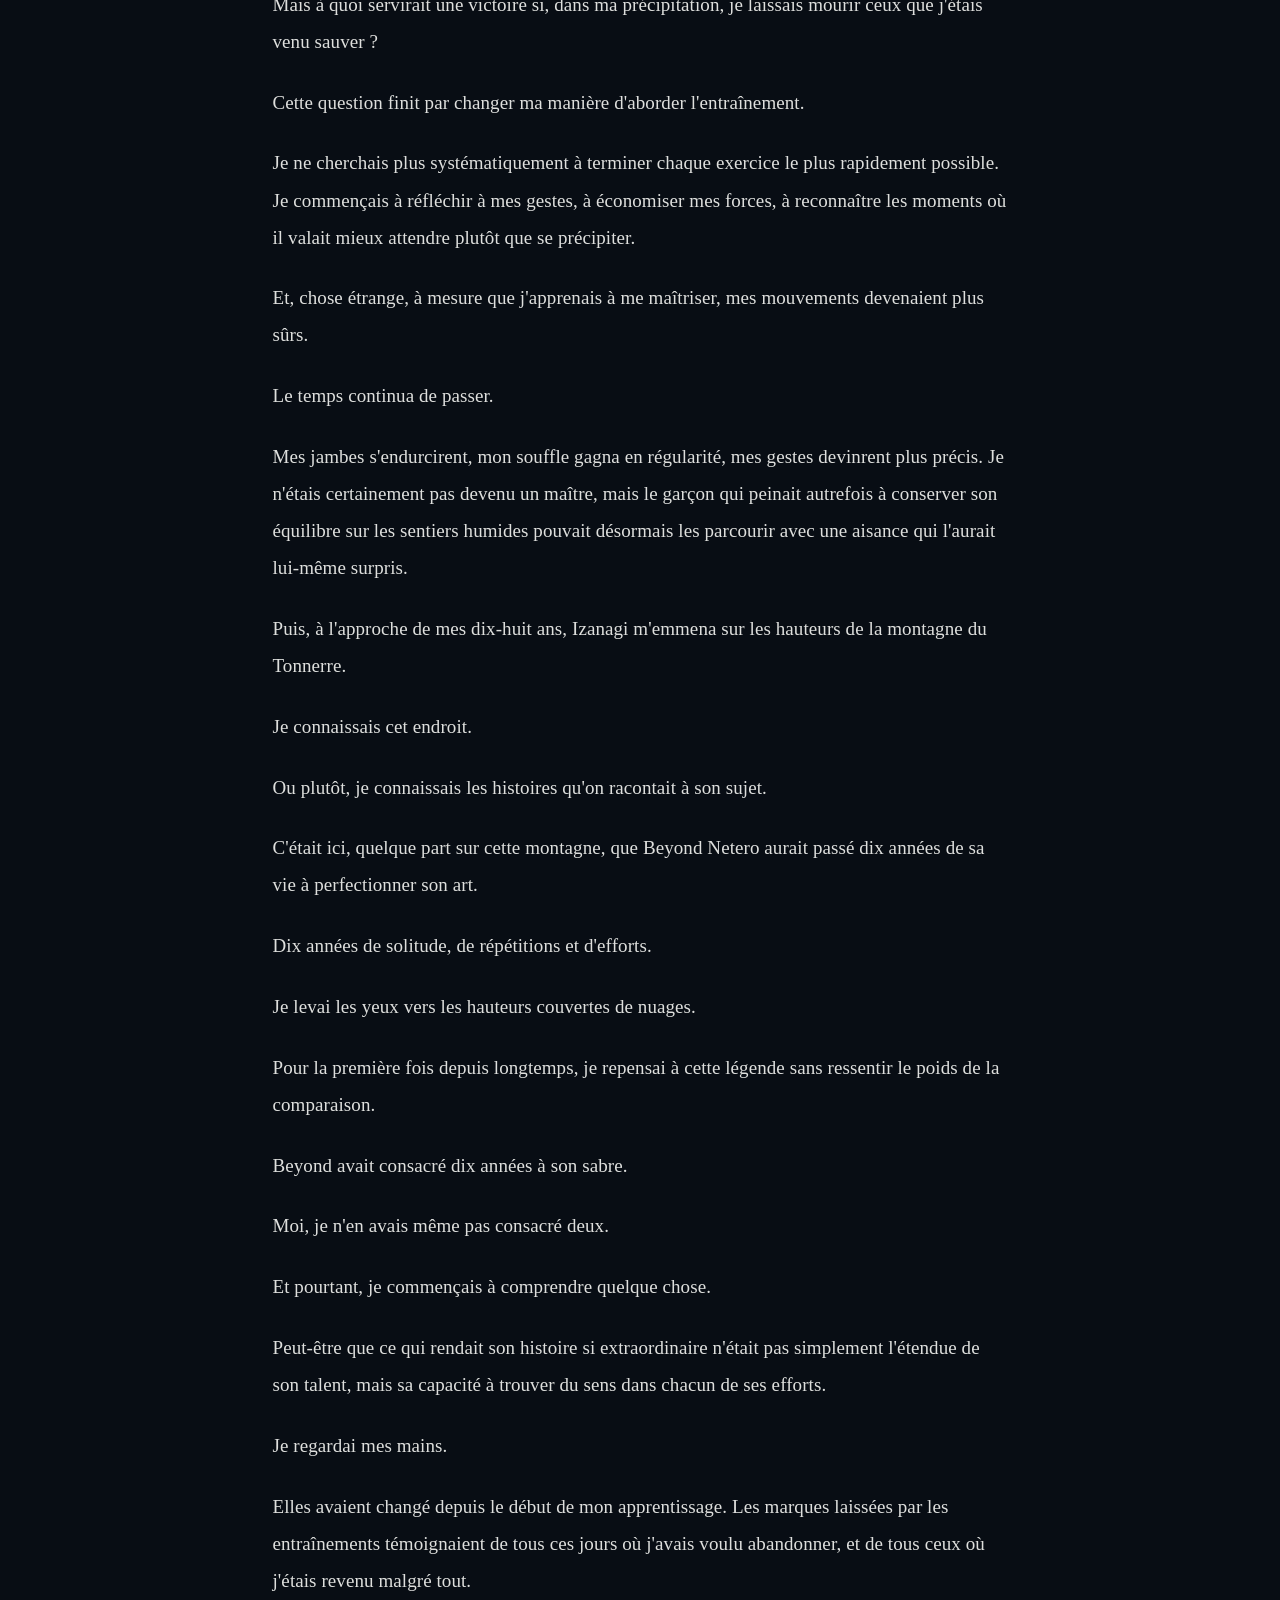
<file: histoire.html>
<!DOCTYPE html>
<html lang="fr"><head><meta name="darkreader-lock"><meta charset="utf-8"/><meta content="width=device-width,initial-scale=1" name="viewport"/><meta content="#080d14" name="theme-color"/><meta content="Rai Netero — dossier de pourfendeur" name="description"/><title>Histoire · Rai Netero</title><link href="style.css" rel="stylesheet"/><script defer="" src="rai-v14.js"></script></head><body><div aria-hidden="true" class="page-progress"></div><header class="site-nav" id="haut"><div class="nav-inner"><a class="logo" href="index.html"><span class="logomark">雷</span><span>RAI <span style="color:#e0c58f">NETERO</span></span></a><button aria-expanded="false" aria-label="Ouvrir le menu" class="nav-toggle" type="button">☰ MENU</button><nav aria-label="Navigation principale" class="nav-items"><a href="index.html">Accueil</a><a href="identite.html">Identité</a><a href="psyche.html">Psyché</a><a aria-current="page" href="histoire.html">Histoire</a><a href="physique.html">Physique</a><a href="competences.html">Compétences</a></nav></div></header><main><section class="page-hero" style="--hero-image:url('assets/montagne-orage.jpg')"><div class="page-hero-content"><div class="eyebrow"><i></i>03 / Histoire personnelle</div><h1>Les cinq pluies</h1><p class="subtitle">De la légende d’un ancêtre à la naissance d’un pourfendeur. Cinq chapitres sous le ciel du Sentier Tonnerre.</p></div></section><div class="layout"><div class="eyebrow"><i></i>Accès direct aux chapitres</div><div class="chapter-nav"><a href="histoire.html#heritage"><span class="num">01 / 05</span><strong>Héritage</strong><small>Le poids d’un nom</small></a><a href="histoire.html#enfance"><span class="num">02 / 05</span><strong>Enfance</strong><small>Le village du Sentier Tonnerre</small></a><a href="histoire.html#encore-le-tonnerre"><span class="num">03 / 05</span><strong>Encore le tonnerre</strong><small>Quand la pluie devint rouge</small></a><a href="histoire.html#kaminari"><span class="num">04 / 05</span><strong>Kaminari</strong><small>Apprendre à avancer sous la pluie</small></a><a href="histoire.html#apres-lorage"><span class="num">05 / 05</span><strong>Après l’orage</strong><small>Les sept nuits et les premières missions</small></a></div><div class="reader-tag">« Personne ne peut esquiver toutes les gouttes d’un orage. »</div><section class="chapter" id="heritage"><div class="chapter-banner" style="background-image:url('assets/ciel-couchant.jpg')"><div><div class="chapter-index">01 / 05</div><h2>Héritage</h2><p>Le poids d’un nom</p></div></div><article class="story-text"><p>Mon nom est Rai Netero.</p>
<p>Il existe des noms que l'on reçoit à la naissance, et d'autres que l'on passe une vie entière à essayer de mériter.</p>
<p>Le mien appartient à la seconde catégorie.</p>
<p>Netero.</p>
<p>Quelques syllabes, tout au plus. Pourtant, derrière elles se cachent des générations d'hommes et de femmes, des traditions, des espoirs et, surtout, le souvenir d'un homme dont le nom résonne encore dans les histoires de notre famille.</p>
<p><strong>Beyond Netero.</strong></p>
<p>Je n'ai jamais connu cet homme. Je ne sais même pas quelle part de vérité subsiste dans les récits que ma grand-mère me racontait, enfant. Mais s'il est une histoire que je pourrais réciter les yeux fermés, c'est bien la sienne.</p>
<p>On raconte qu'autrefois, Beyond était un sabreur ayant consacré sa vie à la maîtrise de son art. Pourtant, malgré les années passées à manier la lame, quelque chose lui manquait encore.</p>
<p>Alors, un jour, il prit une décision.</p>
<p>Il gravit la montagne du Tonnerre, le plus haut sommet qui surplombait notre village, et s'y retira, seul.</p>
<p>Il y demeura dix années.</p>
<p><strong>Dix années.</strong></p>
<p>Dix printemps à voir renaître la montagne. Dix étés sous un soleil accablant. Dix automnes à regarder les feuilles mourir. Dix hivers à affronter le froid.</p>
<p>Chaque jour, le même rituel.</p>
<p>Il se tenait droit, prenait son sabre, réglait sa respiration, puis exécutait une coupe.</p>
<p>Une seule.</p>
<p>Puis une autre.</p>
<p>Et encore une autre.</p>
<p>Il recommençait jusqu'à l'épuisement. Le lendemain, il reprenait. Et le surlendemain aussi.</p>
<p>Les jours devinrent des mois. Les mois devinrent des années.</p>
<p>Ce qui, autrefois, exigeait toute sa concentration devint peu à peu aussi naturel que respirer. Le sabre ne lui semblait plus être un objet étranger qu'il devait apprendre à maîtriser. Il était devenu le prolongement de gestes répétés des milliers de fois.</p>
<p>Mais le plus étrange, dans cette histoire, n'était pas la durée de son entraînement.</p>
<p>C'était sa raison.</p>
<p>Beyond ne cherchait plus à surpasser un adversaire. Il ne rêvait ni de gloire ni de reconnaissance. Ce n'était pas davantage la peur de mourir qui le poussait à recommencer chaque matin.</p>
<p><strong>Il éprouvait de la gratitude.</strong></p>
<p>Envers son corps, qui lui permettait encore de tenir debout. Envers ses mains, qui n'avaient jamais abandonné le sabre. Envers cet art qui l'avait accompagné tout au long de son existence.</p>
<p>Chaque coupe était devenue une manière de lui rendre hommage.</p>
<p>Et lorsqu'au terme de ces dix années, Beyond redescendit enfin de la montagne, la légende raconte qu'il avait atteint le sommet de son art.</p>
<p>Lui qui était parti dans l'espoir de devenir un meilleur sabreur serait revenu sans plus rien avoir à prouver.</p>
<p>Il ne lui restait qu'une chose.</p>
<p>La gratitude.</p>
<hr/>
<p>Enfin, c'est ainsi que Mémé me racontait son histoire.</p>
<p>Je me souviens encore de son regard lorsqu'elle prononçait le nom de Beyond. Il y avait dans ses yeux une fierté que je n'ai jamais vraiment su comprendre.</p>
<p>Pour elle, être un Netero signifiait quelque chose. Cela impliquait des responsabilités, des traditions, une certaine idée de l'honneur.</p>
<p>Et surtout, cela signifiait que j'étais destiné, moi aussi, à accomplir de grandes choses.</p>
<p>Sacrée responsabilité, vous ne trouvez pas ?</p>
<p>D'autant qu'à cette époque, de cette famille dont elle me vantait si souvent les mérites, il ne restait plus que nous deux.</p>
<p>Mes parents, tous deux pourfendeurs, étaient morts en me protégeant, bien avant que je puisse vraiment les connaître. Les seuls souvenirs que je possédais d’eux venaient des récits de Mémé.</p>
<p>Ma grand-mère et moi.</p>
<p>Ah, mais ne vous méprenez pas ! La vieille dame n'a absolument rien d'une pauvre grand-mère sans défense.</p>
<p>Au village, on l'appelle affectueusement <strong>Mémé Turbo</strong>.</p>
<p>Et croyez-moi, ce surnom ne lui a pas été donné pour rien !</p>
<p>Il faudrait vraiment que quelqu'un lui rappelle qu'elle n'a plus vingt ans. Faire la course avec les jeunes du village à son âge... Un de ces jours, elle va finir par se blesser !</p>
<p>Mais bon...</p>
<p>Quand j’y réfléchis, peut-être que Mémé avait hérité de l’entêtement de Beyond.</p>
<p>Dix années à s'entraîner sur une montagne, franchement...</p>
<p>Moi, j'aurais probablement abandonné bien avant.</p>
<p>Et pourtant, pendant longtemps, j’ai cru que c’était à cet homme que je devais ressembler.</p>
<p>Pas étonnant que ce nom me paraisse si lourd à porter, parfois.</p>
<p>Et pourtant, mes journées d’enfant étaient bien loin de ressembler à celles d’un sabreur de légende.</p>
</article><div class="subfooter"><a href="#haut">↑ REVENIR À LA NAVIGATION</a></div></section><section class="chapter" id="enfance"><div class="chapter-banner" style="background-image:url('assets/pluie-fleurs.jpg')"><div><div class="chapter-index">02 / 05</div><h2>Enfance</h2><p>Le village du Sentier Tonnerre</p></div></div><article class="story-text"><p>Si vous vous attendez à me voir travailler le sabre dès mon plus jeune âge, je risque de vous décevoir.</p>
<p>Je passais le plus clair de mon temps à observer la pluie. Ou plutôt… non. La vérité, c’est que je passais surtout mon temps à essayer de l’éviter. Je suis né dans le village du Sentier Tonnerre, un petit coin du monde surplombé par la Montagne Tonnerre. Ici, la pluie fait presque partie du décor au même titre que les chemins de terre, les rizières ou le grondement lointain du ciel. Elle tombe souvent, parfois doucement, parfois avec insistance, comme si elle refusait tout simplement de nous laisser en paix.</p>
<p>Les anciens racontent qu’il s’agit d’une bénédiction. Selon la légende, une princesse se serait autrefois sacrifiée pour dissiper, au cœur d’un orage, les brouillards qui recouvraient le Sentier Tonnerre, permettant ainsi à nos ancêtres de s’y installer. Après sa mort, elle serait devenue l’orage lui-même. Et comme de son vivant elle veillait déjà sur les récoltes, elle continuerait encore aujourd’hui, sous la forme de cette pluie paisible, à arroser les rizières du village.</p>
<p>Bon…</p>
<p>Déjà, je me suis toujours demandé pourquoi une princesse se préoccupait autant de l’irrigation de nos plantations de riz. Et ensuite… je pense sincèrement qu’on aurait pu trouver un endroit un peu meilleur pour s’installer. Parce que la pluie, à longueur de journée…</p>
<p>Enfin bref.</p>
<p>Comme je le disais, je ne passais pas vraiment mes journées à contempler les gouttes avec un air poétique. Non. Moi, je courais entre elles. J’esquivais. Je me faufilais. Je bondissais d’un abri à l’autre comme si ma vie en dépendait, jusqu’à finir trempé, essoufflé, et parfois même affalé au sol, vaincu par mes propres gamineries.</p>
<p>Pourquoi je faisais ça ? Pour une raison d’une importance capitale, évidemment. Je m’étais mis en tête que si j’arrivais un jour à éviter suffisamment de gouttes de pluie, alors je pourrais traverser tout le village sans encombre et rentrer avec les beignets préférés de Mémé Turbo sans qu’aucune goutte ne vienne les ramollir.</p>
<p>Oui, dit comme ça, c’est peut-être un peu absurde. Mais à mes yeux d’enfant, c’était une mission tout à fait sérieuse. Les autres enfants se moquaient souvent de moi. Il faut dire que je n’ai jamais vraiment su comment m’intégrer à leurs groupes. Eux jouaient ensemble, riaient ensemble, se lançaient dans des jeux simples. Moi, je restais souvent dans mon coin, occupé à poursuivre des idées étranges qui n’amusaient, au fond, que moi seul.</p>
<p>Avec le recul, je crois que j’étais déjà un peu comme ça depuis le début. Toujours à part. Toujours ailleurs. À courir après quelque chose que les autres ne voyaient pas.</p>
<p>Quoi ?</p>
<p>Vous voulez savoir si, au final, j’ai réussi à éviter la pluie ?</p>
<p>Ah, ça, je préfère vous laisser le suspense. Sinon, cette histoire n’aurait plus aucun intérêt, non ?</p>
<p>À cette époque, le tonnerre n’était pour moi qu’un bruit familier, et la pluie un adversaire de jeu. Je ne savais pas encore que je finirais par redouter le chemin du retour.</p>
</article><div class="subfooter"><a href="#haut">↑ REVENIR À LA NAVIGATION</a></div></section><section class="chapter chapter--blood" id="encore-le-tonnerre"><div class="chapter-banner" style="background-image:url('assets/pluie-fleurs.jpg')"><div><div class="chapter-index">03 / 05</div><h2>Encore le tonnerre</h2><p>Quand la pluie devint rouge</p></div></div><article class="story-text"><p>Je venais tout juste de fêter mes seize ans lorsque l’orage qui allait bouleverser ma vie s’abattit sur le village. Et moi… j’étais encore dehors à flâner. Pourtant, je le sentais. Quelque chose clochait. Ce n’était pas seulement la pluie, ni le tonnerre, ni même le vent. C’était autre chose. Une impression étrange, diffuse, comme si l’air lui-même était devenu plus lourd, plus inquiétant. Comme si le monde retenait son souffle.</p>
<p>Je suis rentré plus tard que d’habitude. Pour une fois, j’allais écouter les conseils de Mémé. Ne pas attraper froid. Ne pas encore l’inquiéter. Mais en revenant au village, par ce même chemin que j’empruntais chaque jour, j’ai compris que quelque chose n’allait pas. Ce sentier m’était familier. Je le connaissais par cœur. Pourtant, ce soir-là, il me semblait différent. Défiguré. Méconnaissable.</p>
<p>Plus j’avançais, plus cette impression grandissait. Quelque chose avait changé. Je ne savais pas encore quoi.</p>
<p>Mais je savais déjà que ce n’était pas normal.</p>
<p>À cet âge-là, on se croit déjà grand. On s’imagine capable de tout affronter, capable de soulever des montagnes s’il le faut. Ce jour-là… J’aurais aimé en déplacer, des montagnes.</p>
<p>Oui.</p>
<p>J’aurais aimé déplacer des montagnes. Pour revenir plus tôt. Pour empêcher ce qui s’était passé. Pour arracher ce moment au destin. Quand je suis finalement arrivé, il n’y avait plus rien de normal.</p>
<p>“Mémé… ?”</p>
<p>Puis j’ai vu.</p>
<p>Le sang.</p>
<p>Partout.</p>
<p>Le village entier semblait avoir été ravagé. Ce décor que j’avais toujours connu, ces maisons, ces chemins, cette pluie familière… tout avait changé. La pluie n’était plus une pluie. Elle n’arrosait plus les toits ni les rizières. Elle semblait laver du sang. “Mémé… NON ! Tout le village… Mais qu’est-ce qui s’est passé ?! Pourquoi… pourquoi tout ce sang ?! NON !!”</p>
<p>Mémé disait toujours que j’étais un Netero. Que moi aussi, un jour, j’accomplirais de grandes choses. Mais jamais elle ne m’avait poussé vers la lame. Jamais elle ne m’avait demandé de me battre contre ce monde qui, parfois, semblait ne vivre que pour éprouver les hommes. Elle voulait simplement que je vive. Que je grandisse.</p>
<p>Que je trouve ma propre route. Mais ce jour-là, devant ce village souillé, devant cette fresque de pluie devenue une fresque de sang… quelque chose en moi s’est brisé. Je crois que j’ai hurlé jusqu’à ne plus sentir ma gorge. Mais je n’ai pas pleuré. Pas tout de suite. J’étais incapable de pleurer. À cet instant, pour la première fois, j’ai compris quelque chose que je n’aurais jamais voulu comprendre.</p>
<p>J’ai compris ce que Mémé ressentait quand elle pensait à mes parents. Parce que ce qui fait vraiment mal, ce n’est pas seulement de perdre quelqu’un. C’est de perdre quelqu’un qui vous a aimé. Quelqu’un que vous avez aimé en retour. C’est ça, la vraie douleur. Ce jour-là, au milieu de l’orage, un homme est apparu. Il portait un masque d’oni rouge.</p>
<p>Je me souviens encore de cette image. De la pluie qui ruisselait sur son masque. De sa silhouette, immobile au milieu du chaos. Et de cette main qu’il m’a tendue. Il m’a dit qu’il était un ami de ma grand-mère. Il m’a dit qu’il prendrait soin de moi, désormais. Qu’il le lui avait promis. Je ne l’ai appris que bien plus tard, mais cet homme n’était pas un simple voyageur.</p>
<p>C’était un ancien pourfendeur. Un ancien tueur de démons. Après cette nuit-là, je ne pouvais plus continuer à vivre comme si rien ne s’était passé. Je ne pouvais plus me contenter d’avancer au hasard, comme l’enfant que j’étais encore un peu.</p>
<p>Non.</p>
<p>Il fallait que tout cela cesse. Il fallait empêcher qu’un autre enfant vive ce que j’avais vécu. Empêcher qu’un autre Rai voie le ciel de pluie de son village se changer en orage de sang. C’est ainsi que le vieux Izanagi devint mon maître.</p>
<p>Je croyais qu’il allait m’apprendre à me venger. Je n’avais encore aucune idée de ce qu’il allait réellement m’enseigner.</p>
</article><div class="subfooter"><a href="#haut">↑ REVENIR À LA NAVIGATION</a></div></section><section class="chapter" id="kaminari"><div class="chapter-banner" style="background-image:url('assets/montagne-orage.jpg')"><div><div class="chapter-index">04 / 05</div><h2>Kaminari</h2><p>Apprendre à avancer sous la pluie</p></div></div><article class="story-text"><p>Lorsque je suivis Izanagi, je pensais qu’il allait m’apprendre à tuer des démons.</p>
<p>Après tout, c'était pour cette raison que j'avais accepté de le suivre. Je voulais devenir fort, suffisamment fort pour que plus jamais personne n'ait à vivre ce que j'avais vécu.</p>
<p>Mais les premiers jours de mon entraînement furent... comment dire ?</p>
<p>Décevants.</p>
<p>Pas de techniques secrètes, pas de démonstrations extraordinaires, et encore moins de combats dignes des légendes que me racontait Mémé Turbo.</p>
<p>Non.</p>
<p>Le vieux me faisait courir.</p>
<p>Courir au lever du soleil, courir sur les sentiers escarpés, courir jusqu'à ce que mes jambes ne puissent plus me porter. Quand je pensais enfin pouvoir me reposer, il me demandait de recommencer.</p>
<p>Et lorsqu'il ne me faisait pas courir, il m'apprenait à respirer.</p>
<p>Vous imaginez ?</p>
<p>Seize années à respirer sans problème, et voilà qu'un vieillard masqué venait m'expliquer que je ne savais même pas le faire correctement !</p>
<p>Je commençais sérieusement à regretter ma décision.</p>
<p>Pourtant, Izanagi ne semblait jamais agir au hasard.</p>
<p>Il observait chacun de mes mouvements. La manière dont mes pieds touchaient le sol, dont je répartissais mon poids, dont mes épaules se crispaient lorsque la fatigue me gagnait.</p>
<p>Il m'apprit à conserver mon équilibre sur les terrains instables, à coordonner mes déplacements avec ma respiration, à ne pas gaspiller mes forces dans des gestes inutiles.</p>
<p id="kirin-start">Puis vint le sabre.</p>
<p>Je découvris rapidement qu'une lame n'était pas un instrument que l'on agitait simplement avec suffisamment de conviction. Il fallait apprendre à la tenir, à connaître sa portée, à contrôler son mouvement et, surtout, à savoir s'arrêter.</p>
<p>Izanagi me répétait qu'une attaque trop précipitée pouvait être aussi dangereuse pour son auteur que pour son adversaire.</p>
<p>Moi qui souhaitais devenir plus rapide que n'importe qui, je devais d'abord apprendre à rester immobile.</p>
<p>Quelle ironie.</p>
<p>Les semaines passèrent, puis les mois.</p>
<p>Peu à peu, je compris ce que le vieux cherchait à m'enseigner.</p>
<p><strong>Le Souffle de la Foudre.</strong></p>
<p>Un art du sabre exigeant, reposant sur la maîtrise de la respiration, la puissance des jambes et la précision des déplacements.</p>
<p>Contrairement à ce que son nom pouvait laisser imaginer, il ne s'agissait pas de commander aux orages. Il fallait apprendre à concentrer ses forces dans un mouvement bref et décisif.</p>
<p>La moindre erreur dans mes appuis suffisait à compromettre une attaque. Une respiration mal maîtrisée me faisait perdre mon rythme. Une hésitation, même infime, me laissait sans défense.</p>
<p>Je tombais souvent.</p>
<p>Je me relevais tout aussi souvent.</p>
<p>À force de répéter les mêmes exercices, j'avais parfois l'impression de ne plus progresser. Certains jours, mon corps semblait même refuser de m'obéir.</p>
<p>Et ces jours-là, la colère revenait.</p>
<p>Je repensais au village, à mes parents, à Mémé. Je revoyais ce rouge qui avait souillé les chemins de mon enfance.</p>
<p>Je voulais aller plus vite. Frapper plus fort. Rattraper ces années d'impuissance.</p>
<p>Mais Izanagi ne me laissait jamais poursuivre un exercice lorsque la colère prenait le dessus sur ma concentration.</p>
<p>Un jour, alors que je protestais contre une nouvelle séance interrompue, il me demanda :</p>
<p>— Rai, pourquoi tiens-tu tant à devenir fort ?</p>
<p>Je lui répondis sans hésiter que je voulais empêcher d'autres massacres.</p>
<p>Le vieux resta silencieux un moment.</p>
<p>— Alors apprends à protéger avant d'apprendre à vaincre.</p>
<p>Je ne crois pas avoir immédiatement compris ses paroles.</p>
<p>Longtemps, je m'étais imaginé que devenir un grand sabreur signifiait être capable d'abattre n'importe quel adversaire.</p>
<p>Mais à quoi servirait une victoire si, dans ma précipitation, je laissais mourir ceux que j'étais venu sauver ?</p>
<p>Cette question finit par changer ma manière d'aborder l'entraînement.</p>
<p>Je ne cherchais plus systématiquement à terminer chaque exercice le plus rapidement possible. Je commençais à réfléchir à mes gestes, à économiser mes forces, à reconnaître les moments où il valait mieux attendre plutôt que se précipiter.</p>
<p>Et, chose étrange, à mesure que j'apprenais à me maîtriser, mes mouvements devenaient plus sûrs.</p>
<p>Le temps continua de passer.</p>
<p>Mes jambes s'endurcirent, mon souffle gagna en régularité, mes gestes devinrent plus précis. Je n'étais certainement pas devenu un maître, mais le garçon qui peinait autrefois à conserver son équilibre sur les sentiers humides pouvait désormais les parcourir avec une aisance qui l'aurait lui-même surpris.</p>
<p>Puis, à l'approche de mes dix-huit ans, Izanagi m'emmena sur les hauteurs de la montagne du Tonnerre.</p>
<p>Je connaissais cet endroit.</p>
<p>Ou plutôt, je connaissais les histoires qu'on racontait à son sujet.</p>
<p>C'était ici, quelque part sur cette montagne, que Beyond Netero aurait passé dix années de sa vie à perfectionner son art.</p>
<p>Dix années de solitude, de répétitions et d'efforts.</p>
<p>Je levai les yeux vers les hauteurs couvertes de nuages.</p>
<p>Pour la première fois depuis longtemps, je repensai à cette légende sans ressentir le poids de la comparaison.</p>
<p>Beyond avait consacré dix années à son sabre.</p>
<p>Moi, je n'en avais même pas consacré deux.</p>
<p>Et pourtant, je commençais à comprendre quelque chose.</p>
<p>Peut-être que ce qui rendait son histoire si extraordinaire n'était pas simplement l'étendue de son talent, mais sa capacité à trouver du sens dans chacun de ses efforts.</p>
<p>Je regardai mes mains.</p>
<p>Elles avaient changé depuis le début de mon apprentissage. Les marques laissées par les entraînements témoignaient de tous ces jours où j'avais voulu abandonner, et de tous ceux où j'étais revenu malgré tout.</p>
<p>Je pensai à mes jambes, qui m'avaient porté sur tant de sentiers. À mon souffle, que j'avais appris à écouter. À ce vieux sabre d'entraînement qui m'avait accompagné pendant des mois.</p>
<p>Et sans vraiment savoir pourquoi, je m'inclinai.</p>
<p>Un simple geste de reconnaissance.</p>
<p>Pour cet art qui m'avait offert une direction lorsque je pensais avoir tout perdu.</p>
<p>Pour Izanagi, qui avait tenu sa promesse.</p>
<p>Et peut-être aussi pour le garçon de seize ans qui, malgré tout, avait trouvé la force de continuer.</p>
<p>À cet instant, quelques gouttes commencèrent à tomber.</p>
<p>Puis d'autres.</p>
<p>Évidemment.</p>
<p>Nous étions sur la montagne du Tonnerre. Il aurait été étonnant que le ciel nous laisse tranquilles !</p>
<p>Je relevai la tête et souris malgré moi.</p>
<p>Cette pluie...</p>
<p>Toute mon enfance, j'avais essayé de l'esquiver.</p>
<p>Je courais entre les gouttes, persuadé qu'avec suffisamment d'efforts, je pourrais un jour traverser le village sans être mouillé.</p>
<p>Tout ça pour rapporter à Mémé Turbo ses beignets préférés.</p>
<p>J'en avais passé, du temps, à poursuivre cet objectif ridicule.</p>
<p>Et maintenant, après toutes ces années à apprendre à me déplacer, à courir et à contrôler mon corps...</p>
<p>Je me retrouvais encore sous la pluie.</p>
<p>Trempé.</p>
<p>Décidément, certaines choses ne changent jamais.</p>
<p>Mais cette fois, je ne cherchai pas à éviter les gouttes.</p>
<p>Je restai simplement là, à les regarder tomber.</p>
<p>Pendant longtemps, j'avais cru qu'il fallait devenir assez rapide pour échapper à tout ce qui pouvait nous atteindre.</p>
<p>La douleur. La perte. Le malheur.</p>
<p>Comme si, en courant suffisamment vite, on pouvait finir par laisser tout cela derrière soi.</p>
<p>Quelle drôle d'idée.</p>
<p>Personne ne peut esquiver toutes les gouttes d'un orage.</p>
<p>Même Beyond, avec ses dix années d'entraînement, aurait probablement fini trempé !</p>
<p>Et pourtant...</p>
<p>On peut toujours choisir de continuer à avancer sous la pluie.</p>
<p>Je crois que Mémé aurait bien ri en me voyant.</p>
<p>J'aurais tellement aimé pouvoir lui raconter tout ça.</p>
<p>Lui dire que je n'avais toujours pas réussi à vaincre cette fichue pluie, mais que j'avais enfin trouvé quelque chose qui méritait que je continue à courir.</p>
<p>Le moment approchait désormais où il me faudrait affronter la Sélection Finale.</p>
<p>Je ne savais pas encore ce qui m'y attendait.</p>
<p>Je ne savais pas non plus si je serais un jour digne du nom que je portais.</p>
<p>Mais pour une fois, cela ne m'effrayait pas autant qu'autrefois.</p>
<p>Après tout, je n'étais pas Beyond Netero.</p>
<p>Je n'avais pas besoin de le devenir.</p>
<p><strong>Mon nom est Rai Netero.</strong></p>
<p>Et je crois qu'il était grand temps de découvrir jusqu'où mes propres jambes pourraient me porter.</p>
</article><div class="subfooter"><a href="#haut">↑ REVENIR À LA NAVIGATION</a></div></section><section class="chapter" id="apres-lorage"><div class="chapter-banner" style="background-image:url('assets/glycines.jpg')"><div><div class="chapter-index">05 / 05</div><h2>Après l’orage</h2><p>Les sept nuits et les premières missions</p></div></div><article class="story-text"><p>J'avais dix-huit ans lorsque le vieux Izanagi estima que mon entraînement était terminé.</p>
<p>Enfin, terminé... C'est un bien grand mot. Si vous lui aviez posé la question, il vous aurait certainement répondu que j'avais encore mille choses à apprendre.</p>
<p>Mais pour la première fois, il considérait que j'étais prêt à affronter la Sélection Finale.</p>
<p>Sept nuits.</p>
<p>Il me fallait survivre sept nuits sur une montagne où étaient enfermés des démons.</p>
<p>Sept petites nuits, finalement. Après presque deux années passées à courir, à tomber et à manier le sabre sous les ordres d'un vieillard qui semblait prendre un malin plaisir à me torturer, cela ne paraissait pas si terrible.</p>
<p>Du moins, c'est ce que je me répétais pour me rassurer.</p>
<p>Avant mon départ, Izanagi me confia une lame et posa une main sur mon épaule.</p>
<p>Il ne prononça pas de grand discours. Il ne me demanda pas de faire honneur à mon nom, ni de revenir couvert de gloire.</p>
<p>Il me rappela simplement que l'objectif était de survivre.</p>
<p>— Ne cherche pas à prouver que tu es le plus fort, Rai. Reviens vivant.</p>
<p>Je crois que c'était sa manière de me souhaiter bonne chance.</p>
<p>Décidément, cet homme n'avait aucun talent pour les adieux.</p>
<hr/>
<p>Je n'oublierai jamais les glycines.</p>
<p>Ces fleurs magnifiques qui recouvraient les premiers versants de la montagne dégageaient un parfum presque rassurant. Il était difficile d'imaginer que, quelques pas plus loin, des créatures dévoraient des êtres humains.</p>
<p>Pourtant, à mesure que nous progressions vers la zone de l'épreuve, les fleurs se faisaient plus rares.</p>
<p>Et lorsque la nuit tomba, je compris enfin pourquoi Izanagi avait tant insisté sur le mot « survivre ».</p>
<p>La première fois que j'entendis un démon, je ne vis même pas son visage.</p>
<p>Il y eut d'abord un bruit dans les feuillages. Puis des pas, beaucoup trop rapides pour appartenir à un animal ordinaire.</p>
<p>Je dégainai.</p>
<p>Mon cœur battait si fort que j'avais l'impression qu'il allait couvrir le bruit de sa course.</p>
<p>Je connaissais mes exercices. J'avais répété mes mouvements des milliers de fois. Pourtant, face à cette créature qui surgissait de l'obscurité, mes jambes me semblèrent soudain terriblement lourdes.</p>
<p>Je compris alors qu'il existait une différence considérable entre apprendre à combattre et risquer véritablement sa vie.</p>
<p>Le démon se jeta sur moi.</p>
<p>Je reculai de justesse. Ses griffes déchirèrent le tissu de ma manche.</p>
<p>J'essayai de reprendre mon souffle, de retrouver les appuis qu'Izanagi m'avait enseignés.</p>
<p>Une inspiration.</p>
<p>Les pieds fermement ancrés au sol.</p>
<p>Une expiration.</p>
<p>Puis un mouvement bref, une accélération et une coupe.</p>
<p>Le démon ne mourut pas immédiatement. Mon premier coup manqua de précision, et je dus éviter une nouvelle attaque avant de trouver l'ouverture nécessaire pour atteindre son cou.</p>
<p>Lorsqu'il disparut enfin, je restai un long moment immobile.</p>
<p>J'avais réussi.</p>
<p>Je venais de tuer mon premier démon.</p>
<p>Je pensais ressentir une immense satisfaction, peut-être même une certaine fierté.</p>
<p>À la place, je me sentais surtout soulagé.</p>
<p>Soulagé d'être encore vivant.</p>
<p>Les nuits suivantes furent plus difficiles.</p>
<p>J'appris à ménager mes forces, à trouver des endroits où me reposer pendant la journée et à ne jamais prendre une accalmie pour une garantie de sécurité.</p>
<p>Je croisai d'autres candidats.</p>
<p>Certains étaient courageux. D'autres avaient peur. Quelques-uns faisaient semblant de ne pas l'être.</p>
<p>Je me reconnaissais un peu dans chacun d'eux.</p>
<p>Au cours de la quatrième nuit, je rencontrai un garçon blessé qui tentait désespérément de rejoindre un endroit plus sûr.</p>
<p>Un démon le poursuivait.</p>
<p>J'aurais pu continuer mon chemin. Après tout, personne ne nous demandait de sauver les autres candidats. Il suffisait de tenir jusqu'à la fin de l'épreuve.</p>
<p>Mais je ne pouvais pas simplement détourner le regard.</p>
<p>Je m'élançai pour attirer l'attention de la créature.</p>
<p>Ce fut une mauvaise idée.</p>
<p>Ou plutôt, une bonne idée terriblement mal exécutée.</p>
<p>Le démon était plus rapide que je ne l'avais imaginé. En voulant l'affronter directement, je me retrouvai dans une position désavantageuse et manquai de peu de recevoir un coup fatal.</p>
<p>Alors, au lieu de m'obstiner, je changeai de stratégie.</p>
<p>Je profitai du terrain pour créer de la distance, puis revins aider le garçon à s'éloigner.</p>
<p>Nous avons fui.</p>
<p>Oui, fui !</p>
<p>Je sais, ce n'est probablement pas l'exploit héroïque que vous attendiez.</p>
<p>Mais nous étions deux êtres humains encore vivants au terme de cette nuit.</p>
<p>Et cela me semblait déjà être une excellente victoire.</p>
<hr/>
<p>Lorsque la septième nuit prit fin, je n'avais plus grand-chose du jeune homme propre et relativement présentable qui s'était présenté à l'épreuve.</p>
<p>Mes vêtements étaient déchirés, mes muscles me faisaient souffrir et j'avais accumulé quelques blessures dont je me serais volontiers passé.</p>
<p>Mais j'étais vivant.</p>
<p>Nous n'étions malheureusement pas tous revenus.</p>
<p>Je me souviens de ces places vides, de ces visages aperçus au début de la sélection et que je ne revis jamais.</p>
<p>Je ne connaissais même pas leurs noms.</p>
<p>Cette pensée me troubla bien davantage que je ne l'aurais imaginé.</p>
<p>Après notre réussite, on nous expliqua les prochaines étapes. Nous allions recevoir nos uniformes, choisir le minerai destiné à la fabrication de nos sabres Nichirin et être accompagnés d'oiseaux chargés de transmettre les missions.</p>
<p>Nous commencions tous au rang Mizunoto.</p>
<p>Le premier échelon.</p>
<p>Après toutes ces épreuves, j'étais donc officiellement devenu...</p>
<p>Le plus petit des pourfendeurs !</p>
<p>Formidable.</p>
<p>Je crois que Mémé Turbo aurait trouvé cela particulièrement drôle.</p>
<hr/>
<p>Mon premier uniforme arriva, suivi de mon propre sabre.</p>
<p>Je me souviens de l'étrange sentiment que j'éprouvai en tenant cette lame.</p>
<p>Ce n'était plus une arme confiée par mon maître pour un entraînement. C'était la mienne, celle avec laquelle j'allais désormais risquer ma vie.</p>
<p>Et puis, il y eut mon corbeau.</p>
<p>Ah, mon corbeau...</p>
<p>Je m'étais imaginé recevoir un compagnon digne, silencieux et mystérieux.</p>
<p>À la place, je découvris un oiseau particulièrement bruyant qui semblait persuadé que la meilleure manière de transmettre un ordre consistait à le hurler directement dans mon oreille.</p>
<p>Je l'appréciais déjà beaucoup moins.</p>
<p>Mais enfin, nous devions apprendre à travailler ensemble.</p>
<p>Les premières missions furent loin de ressembler aux grandes aventures que j'avais imaginées.</p>
<p>La plupart du temps, il fallait marcher pendant des heures, parfois des journées entières, pour atteindre des villages où l'on signalait des disparitions.</p>
<p>Il fallait écouter les habitants, examiner les environs, attendre la nuit et tenter de comprendre où pouvait se cacher notre adversaire.</p>
<p>Et lorsque le combat commençait enfin, tout se déroulait souvent beaucoup trop rapidement pour laisser place à la moindre réflexion héroïque.</p>
<p>Je remportai mes premières victoires.</p>
<p>J'accumulai également mes premières erreurs.</p>
<p>Lors d'une mission, je me précipitai sur un démon avant d'avoir correctement évalué les lieux. Je parvins à le blesser, mais mon empressement me coûta une vilaine entaille au bras.</p>
<p>Je dus poursuivre le combat avec une mobilité réduite, et ce fut finalement en reprenant mon calme que je trouvai l'occasion de lui trancher la tête.</p>
<p>Les Kakushi qui me soignèrent ensuite ne furent pas particulièrement impressionnés.</p>
<p>À vrai dire, je crois que l'un d'eux m'avait traité d'imbécile.</p>
<p>Il n'avait probablement pas tort.</p>
<p>D'autres missions se révélèrent beaucoup plus éprouvantes.</p>
<p>Je découvris que certaines familles nous accueillaient avec reconnaissance, tandis que d'autres refusaient de croire à l'existence des démons, même après avoir perdu un proche.</p>
<p>Il arrivait aussi que nous arrivions trop tard.</p>
<p>Ces nuits-là étaient les plus difficiles.</p>
<p>On peut s'entraîner à manier une lame.</p>
<p>On peut renforcer ses jambes, travailler son souffle et apprendre à supporter la douleur.</p>
<p>Mais personne ne vous apprend réellement quoi dire à quelqu'un qui vient de perdre un être cher.</p>
<p>Je finissais généralement par rester silencieux.</p>
<p>Parfois, je crois que c'était préférable.</p>
<hr/>
<p>Les années passèrent.</p>
<p>Je parcourus des routes dont je n'avais jamais entendu parler, traversai des villages que je ne reverrais peut-être jamais et rencontrai des hommes et des femmes dont les histoires continuent encore aujourd'hui de m'accompagner.</p>
<p>J'appris aussi à combattre aux côtés d'autres pourfendeurs.</p>
<p>Ce fut une expérience particulièrement instructive.</p>
<p>Il faut dire que lorsqu'on a passé une bonne partie de son enfance à jouer seul sous la pluie, on ne possède pas nécessairement les meilleures habitudes en matière de travail d'équipe.</p>
<p>Mais j'appris.</p>
<p>À écouter les indications d'un compagnon.</p>
<p>À couvrir sa retraite lorsqu'il était blessé.</p>
<p>À accepter qu'un autre porte le coup décisif.</p>
<p>Et surtout, à comprendre qu'une mission réussie ne se mesurait pas uniquement au nombre de démons que j'avais personnellement abattus.</p>
<p>Je me souviens d'une nuit particulièrement pluvieuse, dans un village où plusieurs habitants s'étaient retrouvés pris au piège d'une créature.</p>
<p>Avec les autres pourfendeurs présents, nous avions réussi à repousser le démon vers une zone dégagée.</p>
<p>Je tenais enfin une occasion de l'attaquer.</p>
<p>Mais au moment où je m'apprêtais à m'élancer, j'aperçus un enfant qui tentait de rejoindre sa mère à découvert.</p>
<p>Je connaissais la distance.</p>
<p>Je savais que je pouvais tenter de frapper le démon avant qu'il ne se retourne.</p>
<p>Mais je savais aussi ce qui arriverait si mon attaque échouait.</p>
<p>Alors je changeai de direction.</p>
<p>Je courus vers l'enfant.</p>
<p>Un de mes compagnons profita de l'ouverture pour engager le démon, tandis que je mettais le garçon à l'abri.</p>
<p>Nous parvînmes finalement à éliminer la créature.</p>
<p>Cette nuit-là, je ne portai pas le coup final.</p>
<p>Et, chose étrange, cela ne me dérangea pas le moins du monde.</p>
<p>En regardant cet enfant retrouver sa mère, je repensai à ce que m'avait dit Izanagi.</p>
<p><em>Apprends à protéger avant d'apprendre à vaincre.</em></p>
<p>Il m'avait fallu du temps pour comprendre cette leçon.</p>
<p>Beaucoup trop de temps, peut-être.</p>
<p>Mais je crois que je commençais enfin à y parvenir.</p>
<hr/>
<p>De Mizunoto, je passai Mizunoe.</p>
<p>Puis Kanoto, Kanoe et Tsuchinoto.</p>
<p>Les missions s'accumulaient, les responsabilités grandissaient et, avec elles, les attentes de mes supérieurs.</p>
<p>À chaque promotion, je pensais avoir franchi une étape importante.</p>
<p>À chaque nouvelle mission, je découvrais tout ce qu'il me restait encore à apprendre.</p>
<p>Je n'étais pas invincible.</p>
<p>Je ne l'avais jamais été.</p>
<p>J'avais connu la peur, les blessures, l'épuisement et les regrets. Il m'arrivait encore de commettre des erreurs, de douter et de me demander si j'étais véritablement à la hauteur de ce métier.</p>
<p>Mais je continuais.</p>
<p>Et je crois que c'était déjà quelque chose dont je pouvais être fier.</p>
<hr/>
<p>Aujourd'hui, j'ai vingt et un ans.</p>
<p>Voilà maintenant trois années que j'ai survécu à la Sélection Finale.</p>
<p>À la suite de mes dernières missions, on m'a informé que ma promotion au rang Tsuchinoe allait être officialisée.</p>
<p>Tsuchinoe...</p>
<p>Je ne suis pas encore certain de savoir ce que je ressens à cette idée.</p>
<p>Une certaine fierté, bien sûr.</p>
<p>Mais également cette impression familière qu'un nouveau poids vient de se poser sur mes épaules.</p>
<p>Décidément, dans cette famille, nous avons un véritable talent pour nous compliquer l'existence avec des histoires d'héritage et de responsabilités.</p>
<p>Parfois, je repense à Beyond.</p>
<p>À ces dix années passées sur la montagne du Tonnerre, à son sabre, à sa gratitude.</p>
<p>Je repense à Izanagi, à son vieux masque d'oni et à ses entraînements interminables.</p>
<p>Et surtout, je repense à Mémé.</p>
<p>Je me demande ce qu'elle penserait de moi aujourd'hui.</p>
<p>Est-ce qu'elle serait fière ?</p>
<p>Est-ce qu'elle trouverait encore le moyen de me gronder pour rentrer trop tard ?</p>
<p>Probablement les deux.</p>
<p>L'autre jour, je me suis arrêté devant une petite échoppe qui vendait des beignets.</p>
<p>Ils ressemblaient à ceux qu'elle aimait tant.</p>
<p>Alors j'en ai acheté deux.</p>
<p>Un pour moi.</p>
<p>Et un pour elle.</p>
<p>Bon... J'ai fini par manger le sien aussi.</p>
<p>Il aurait été dommage de le laisser refroidir, vous ne trouvez pas ?</p>
<p>Il pleuvait ce jour-là.</p>
<p>Une pluie légère, presque douce.</p>
<p>J'ai levé les yeux vers le ciel et je me suis surpris à sourire.</p>
<p>J'ignore ce que l'avenir me réserve.</p>
<p>J'ignore si je serai un jour un sabreur aussi accompli que Beyond, ou si mon nom sera seulement oublié parmi ceux des innombrables pourfendeurs ayant consacré leur vie à protéger les autres.</p>
<p>Mais je sais au moins une chose.</p>
<p>Autrefois, je courais pour éviter les gouttes de pluie.</p>
<p>Aujourd'hui, je cours pour que d'autres puissent encore les regarder tomber.</p>
<p>Et tant que mes jambes accepteront de me porter, je continuerai.</p>
<p>Après tout...</p>
<p><strong>Un orage finit toujours par passer.</strong></p>
<p><strong>Mais ce qui compte, c'est ce qu'il laisse derrière lui.</strong></p>
</article><div class="subfooter"><a href="#haut">↑ REVENIR À LA NAVIGATION</a></div></section></div></main><footer class="footer"><div class="footer-inner"><span>雷 · RAI NETERO — FICHE PERSONNAGE · KIMETSU NO YAIBA RP</span><a class="toplink" href="#haut">REMONTER ↑</a></div></footer><aside aria-label="Lecteur musical de Rai" class="music-player" id="rai-music-player">
<button aria-controls="music-panel" aria-expanded="false" aria-label="Afficher ou masquer le lecteur" class="music-toggle" id="music-toggle" type="button"><span aria-hidden="true">♫</span> <span class="music-toggle-name">ÉCOUTER L’ORAGE</span></button>
<div class="music-panel" hidden="" id="music-panel">
<div class="music-head"><div><span class="music-kicker">RAI NETERO · THÈMES DU POURFENDEUR</span><strong id="music-track-title">Izanami</strong></div><button aria-label="Refermer le lecteur" class="music-close" id="music-close" type="button">×</button></div>
<div class="music-theme-picker" role="group" aria-label="Sélection de la musique"><button class="music-theme-choice is-active" data-music-mode="auto" type="button" aria-pressed="true">AUTO</button><button class="music-theme-choice" data-music-mode="izanami" type="button" aria-pressed="false">IZANAMI</button><button class="music-theme-choice" data-music-mode="kirin" type="button" aria-pressed="false">KIRIN</button></div><audio id="rai-audio" preload="metadata" loop src="assets/izanami.mp3"></audio>
<div class="music-main-controls"><button aria-label="Lire la musique" class="music-play" id="music-play" type="button">▶</button><button aria-label="Arrêter la musique" class="music-stop" id="music-stop" type="button">■</button><input aria-label="Position dans la musique" id="music-seek" max="1000" min="0" step="1" type="range" value="0"/><span class="music-time" id="music-time">0:00 / 0:00</span></div>
<div class="music-volume-row"><button aria-label="Couper le son" class="music-mute" id="music-mute" type="button">♪</button><label for="music-volume">Volume</label><input aria-label="Volume de la musique" id="music-volume" max="100" min="0" step="1" type="range" value="35"/><output id="music-volume-label">35 %</output></div>
</div>
</aside></body></html>
</file>
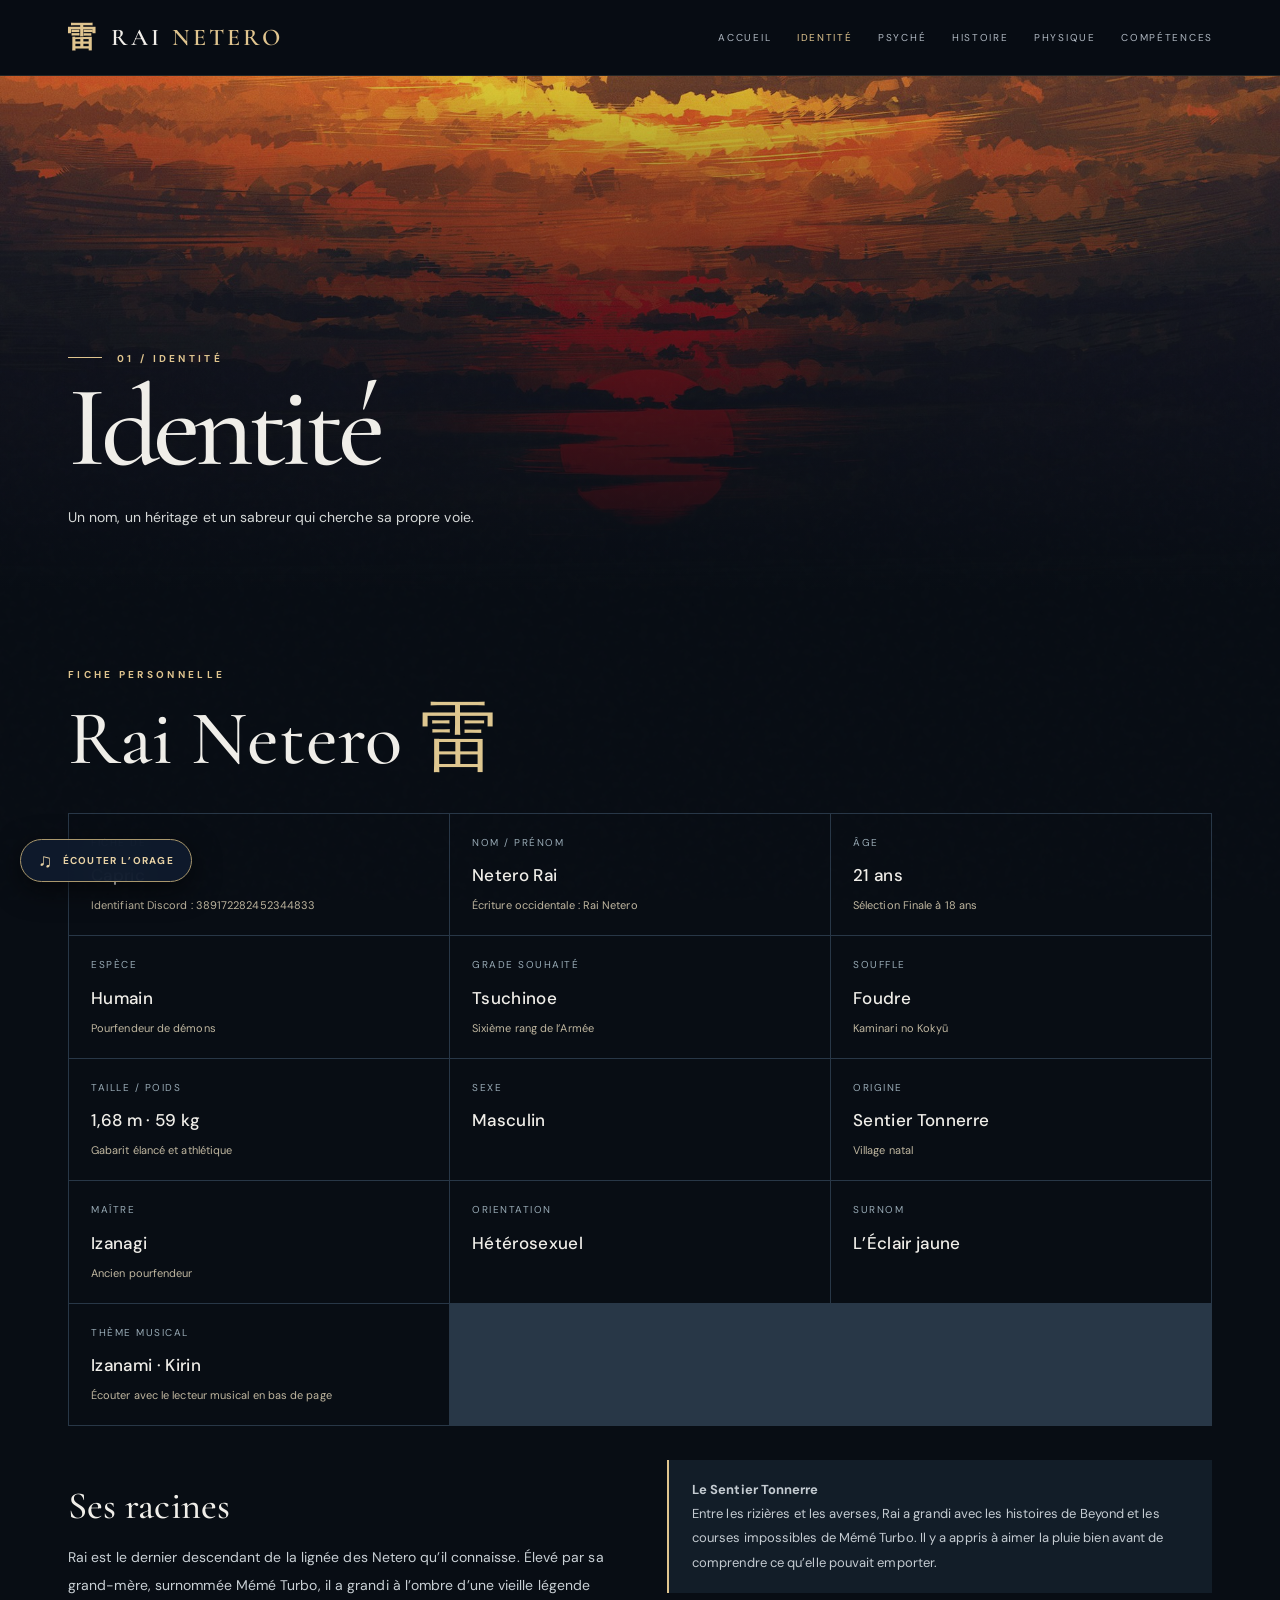
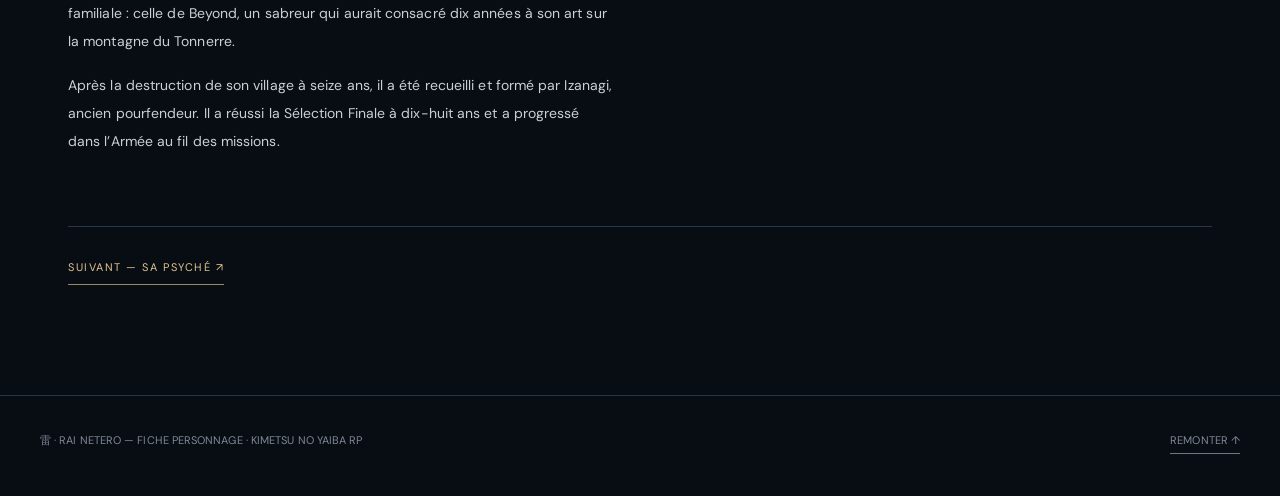
<file: identite.html>
<!DOCTYPE html>

<html lang="fr"><head><meta name="darkreader-lock"><meta charset="utf-8"/><meta content="width=device-width,initial-scale=1" name="viewport"/><meta content="#080d14" name="theme-color"/><meta content="Rai Netero — dossier de pourfendeur" name="description"/><title>Identité · Rai Netero</title><link href="style.css" rel="stylesheet"/><script defer="" src="rai-v14.js"></script></head><body><div aria-hidden="true" class="page-progress"></div><header class="site-nav" id="haut"><div class="nav-inner"><a class="logo" href="index.html"><span class="logomark">雷</span><span>RAI <span style="color:#e0c58f">NETERO</span></span></a><button aria-expanded="false" aria-label="Ouvrir le menu" class="nav-toggle" type="button">☰ MENU</button><nav aria-label="Navigation principale" class="nav-items"><a href="index.html">Accueil</a><a aria-current="page" href="identite.html">Identité</a><a href="psyche.html">Psyché</a><a href="histoire.html">Histoire</a><a href="physique.html">Physique</a><a href="competences.html">Compétences</a></nav></div></header><main><section class="page-hero" style="--hero-image:url('assets/ciel-couchant.jpg')"><div class="page-hero-content"><div class="eyebrow"><i></i>01 / Identité</div><h1>Identité</h1><p class="subtitle">Un nom, un héritage et un sabreur qui cherche sa propre voie.</p></div></section><div class="layout"><div class="section-head"><div class="eyebrow">Fiche personnelle</div><h2>Rai Netero <span style="color:#dfc790">雷</span></h2></div><div class="info-grid"><div class="info-item"><div class="label">Fiche de</div><strong>Capric</strong><div class="small">Identifiant Discord : 389172282452344833</div></div><div class="info-item"><div class="label">Nom / prénom</div><strong>Netero Rai</strong><div class="small">Écriture occidentale : Rai Netero</div></div><div class="info-item"><div class="label">Âge</div><strong>21 ans</strong><div class="small">Sélection Finale à 18 ans</div></div><div class="info-item"><div class="label">Espèce</div><strong>Humain</strong><div class="small">Pourfendeur de démons</div></div><div class="info-item"><div class="label">Grade souhaité</div><strong>Tsuchinoe</strong><div class="small">Sixième rang de l’Armée</div></div><div class="info-item"><div class="label">Souffle</div><strong>Foudre</strong><div class="small">Kaminari no Kokyū</div></div><div class="info-item"><div class="label">Taille / poids</div><strong>1,68 m · 59 kg</strong><div class="small">Gabarit élancé et athlétique</div></div><div class="info-item"><div class="label">Sexe</div><strong>Masculin</strong></div><div class="info-item"><div class="label">Origine</div><strong>Sentier Tonnerre</strong><div class="small">Village natal</div></div><div class="info-item"><div class="label">Maître</div><strong>Izanagi</strong><div class="small">Ancien pourfendeur</div></div><div class="info-item"><div class="label">Orientation</div><strong>Hétérosexuel</strong></div><div class="info-item"><div class="label">Surnom</div><strong>L’Éclair jaune</strong></div><div class="info-item"><div class="label">Thème musical</div><strong>Izanami · Kirin</strong><div class="small">Écouter avec le lecteur musical en bas de page</div></div></div><div class="two-col"><div class="body-copy"><h3>Ses racines</h3><p>Rai est le dernier descendant de la lignée des Netero qu’il connaisse. Élevé par sa grand-mère, surnommée Mémé Turbo, il a grandi à l’ombre d’une vieille légende familiale : celle de Beyond, un sabreur qui aurait consacré dix années à son art sur la montagne du Tonnerre.</p><p>Après la destruction de son village à seize ans, il a été recueilli et formé par Izanagi, ancien pourfendeur. Il a réussi la Sélection Finale à dix-huit ans et a progressé dans l’Armée au fil des missions.</p></div><div class="note"><strong>Le Sentier Tonnerre</strong><br/>Entre les rizières et les averses, Rai a grandi avec les histoires de Beyond et les courses impossibles de Mémé Turbo. Il y a appris à aimer la pluie bien avant de comprendre ce qu’elle pouvait emporter.</div></div><div class="subfooter"><a href="psyche.html">SUIVANT — SA PSYCHÉ ↗</a></div></div></main><footer class="footer"><div class="footer-inner"><span>雷 · RAI NETERO — FICHE PERSONNAGE · KIMETSU NO YAIBA RP</span><a class="toplink" href="#haut">REMONTER ↑</a></div></footer><aside aria-label="Lecteur musical de Rai" class="music-player" id="rai-music-player">
<button aria-controls="music-panel" aria-expanded="false" aria-label="Afficher ou masquer le lecteur" class="music-toggle" id="music-toggle" type="button"><span aria-hidden="true">♫</span> <span class="music-toggle-name">ÉCOUTER L’ORAGE</span></button>
<div class="music-panel" hidden="" id="music-panel">
<div class="music-head"><div><span class="music-kicker">RAI NETERO · THÈMES DU POURFENDEUR</span><strong id="music-track-title">Izanami</strong></div><button aria-label="Refermer le lecteur" class="music-close" id="music-close" type="button">×</button></div>
<div class="music-theme-picker" role="group" aria-label="Sélection de la musique"><button class="music-theme-choice is-active" data-music-mode="auto" type="button" aria-pressed="true">AUTO</button><button class="music-theme-choice" data-music-mode="izanami" type="button" aria-pressed="false">IZANAMI</button><button class="music-theme-choice" data-music-mode="kirin" type="button" aria-pressed="false">KIRIN</button></div><audio id="rai-audio" preload="metadata" loop src="assets/izanami.mp3"></audio>
<div class="music-main-controls"><button aria-label="Lire la musique" class="music-play" id="music-play" type="button">▶</button><button aria-label="Arrêter la musique" class="music-stop" id="music-stop" type="button">■</button><input aria-label="Position dans la musique" id="music-seek" max="1000" min="0" step="1" type="range" value="0"/><span class="music-time" id="music-time">0:00 / 0:00</span></div>
<div class="music-volume-row"><button aria-label="Couper le son" class="music-mute" id="music-mute" type="button">♪</button><label for="music-volume">Volume</label><input aria-label="Volume de la musique" id="music-volume" max="100" min="0" step="1" type="range" value="35"/><output id="music-volume-label">35 %</output></div>
</div>
</aside></body></html>
</file>
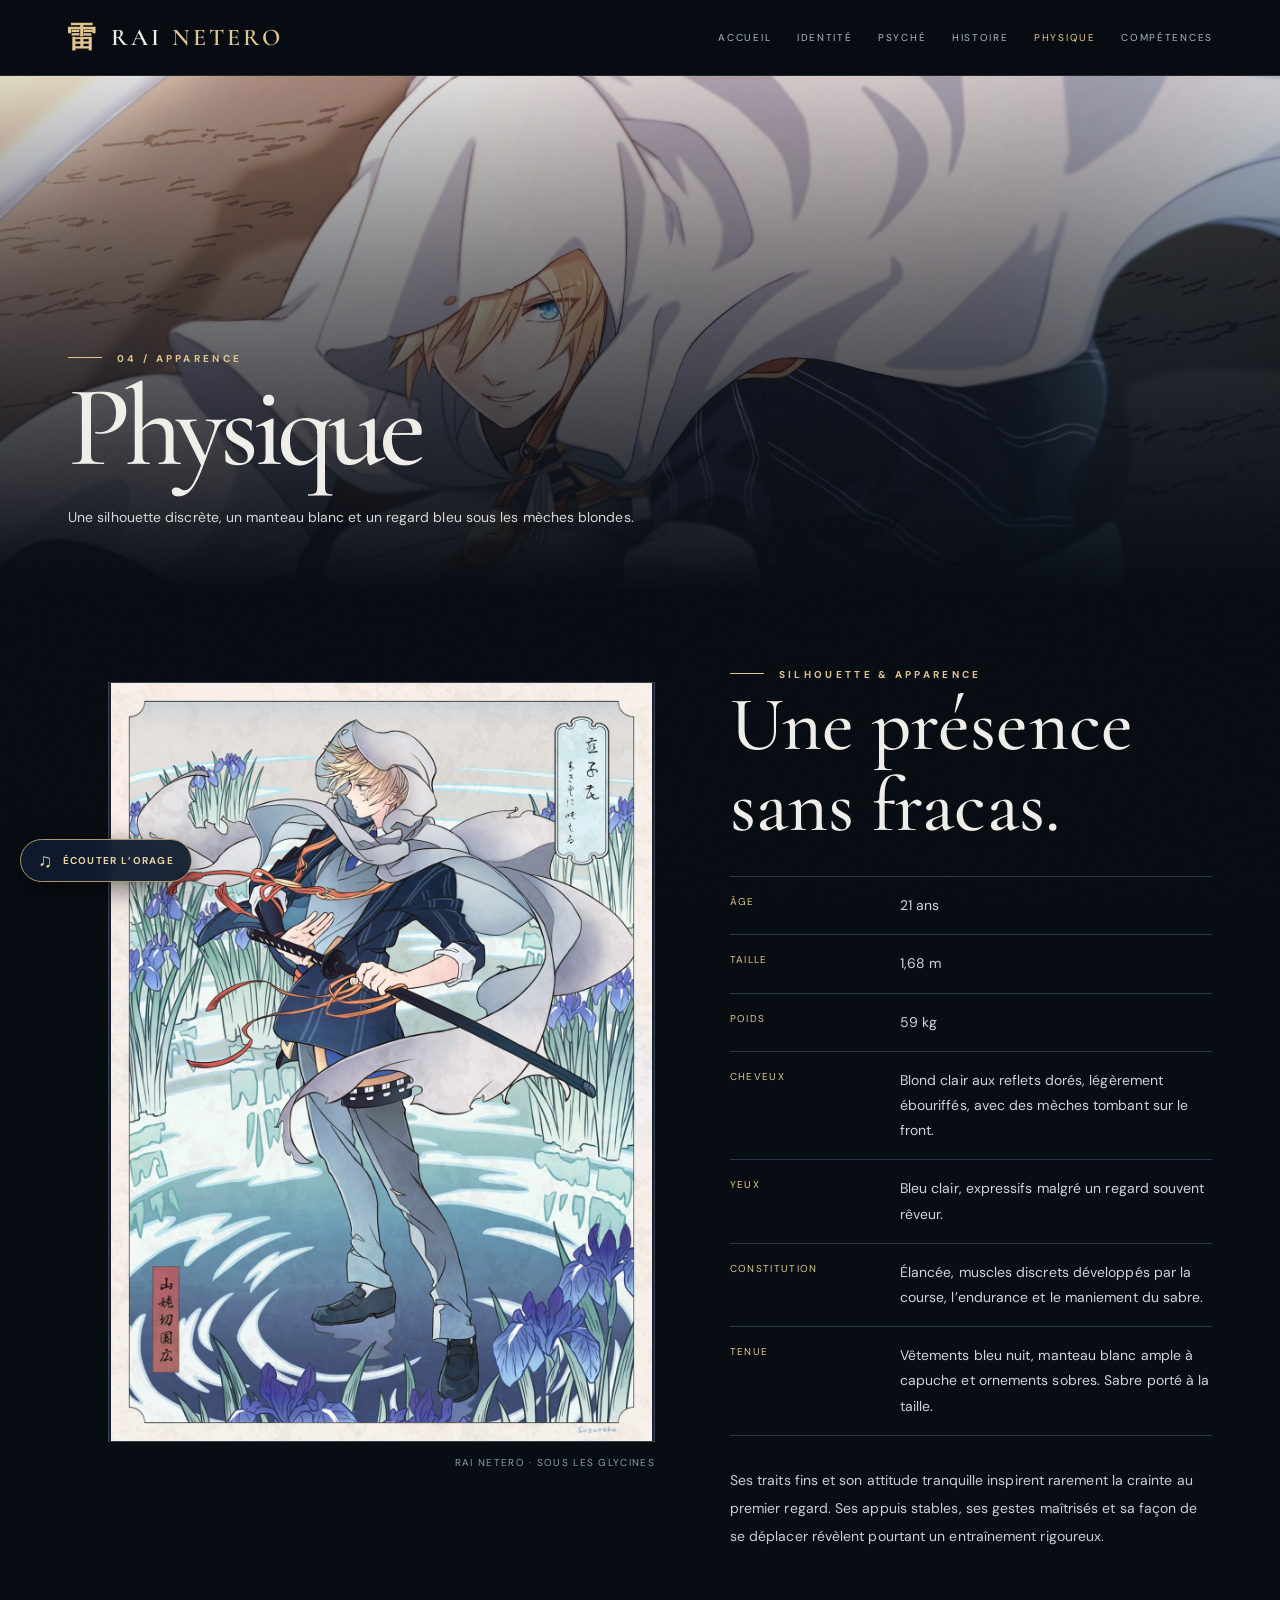
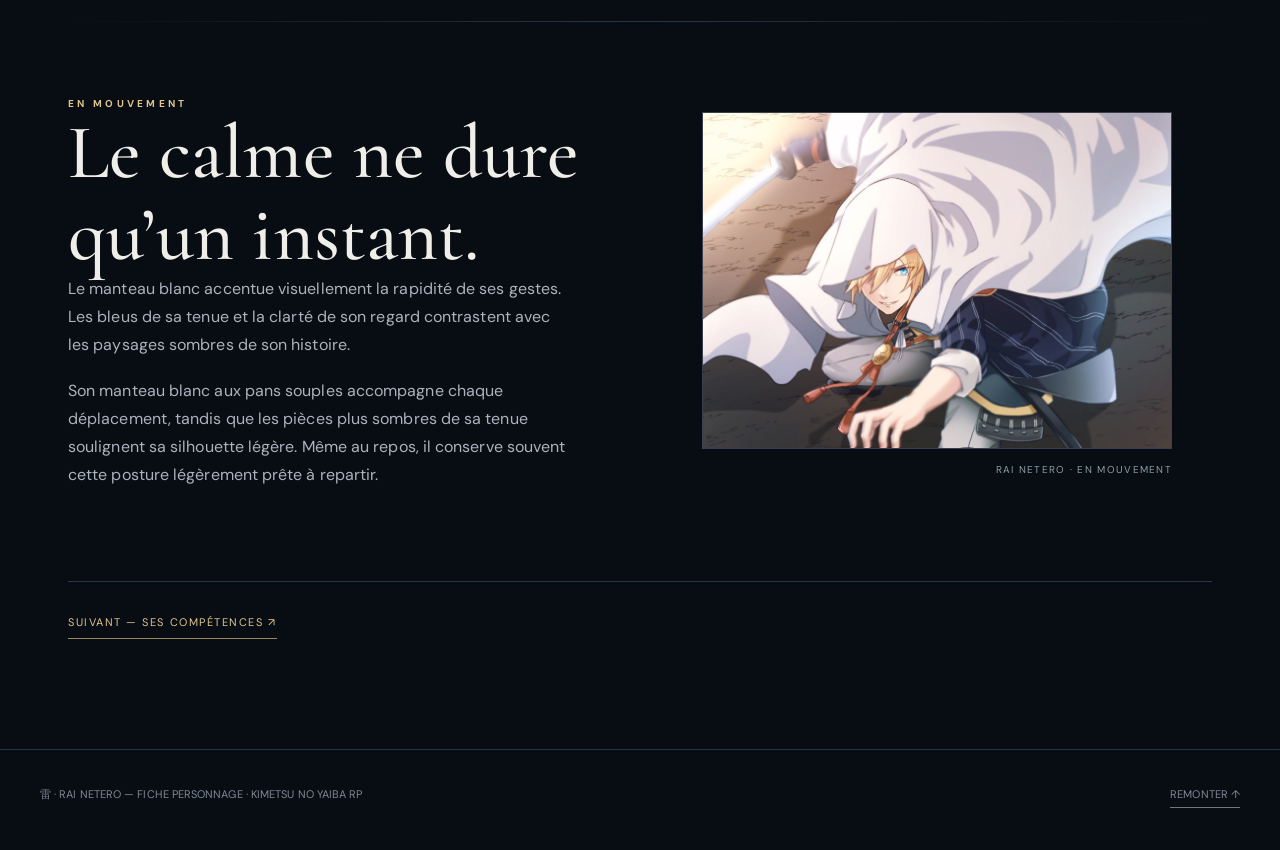
<file: physique.html>
<!DOCTYPE html>
<html lang="fr"><head><meta name="darkreader-lock"><meta charset="utf-8"/><meta content="width=device-width,initial-scale=1" name="viewport"/><meta content="#080d14" name="theme-color"/><meta content="Rai Netero — dossier de pourfendeur" name="description"/><title>Physique · Rai Netero</title><link href="style.css" rel="stylesheet"/><script defer="" src="rai-v14.js"></script></head><body><div aria-hidden="true" class="page-progress"></div><header class="site-nav" id="haut"><div class="nav-inner"><a class="logo" href="index.html"><span class="logomark">雷</span><span>RAI <span style="color:#e0c58f">NETERO</span></span></a><button aria-expanded="false" aria-label="Ouvrir le menu" class="nav-toggle" type="button">☰ MENU</button><nav aria-label="Navigation principale" class="nav-items"><a href="index.html">Accueil</a><a href="identite.html">Identité</a><a href="psyche.html">Psyché</a><a href="histoire.html">Histoire</a><a aria-current="page" href="physique.html">Physique</a><a href="competences.html">Compétences</a></nav></div></header><main><section class="page-hero" style="--hero-image:url('assets/rai-action.jpg')"><div class="page-hero-content"><div class="eyebrow"><i></i>04 / Apparence</div><h1>Physique</h1><p class="subtitle">Une silhouette discrète, un manteau blanc et un regard bleu sous les mèches blondes.</p></div></section><div class="layout"><div class="card-row"><figure class="poster"><img alt="Illustration intégrale de Rai vêtu de blanc et bleu, avec son katana" src="assets/rai-illustration.jpg"/><figcaption>Rai Netero · Sous les glycines</figcaption></figure><div><div class="eyebrow"><i></i>Silhouette &amp; apparence</div><h2>Une présence<br/>sans fracas.</h2><dl class="detail-list"><div class="detail"><dt>Âge</dt><dd>21 ans</dd></div><div class="detail"><dt>Taille</dt><dd>1,68 m</dd></div><div class="detail"><dt>Poids</dt><dd>59 kg</dd></div><div class="detail"><dt>Cheveux</dt><dd>Blond clair aux reflets dorés, légèrement ébouriffés, avec des mèches tombant sur le front.</dd></div><div class="detail"><dt>Yeux</dt><dd>Bleu clair, expressifs malgré un regard souvent rêveur.</dd></div><div class="detail"><dt>Constitution</dt><dd>Élancée, muscles discrets développés par la course, l’endurance et le maniement du sabre.</dd></div><div class="detail"><dt>Tenue</dt><dd>Vêtements bleu nuit, manteau blanc ample à capuche et ornements sobres. Sabre porté à la taille.</dd></div></dl><p class="body-copy">Ses traits fins et son attitude tranquille inspirent rarement la crainte au premier regard. Ses appuis stables, ses gestes maîtrisés et sa façon de se déplacer révèlent pourtant un entraînement rigoureux.</p></div></div><div class="separator"></div><div class="intro-grid"><div class="intro-panel"><div class="eyebrow">En mouvement</div><h2>Le calme ne dure qu’un instant.</h2><p>Le manteau blanc accentue visuellement la rapidité de ses gestes. Les bleus de sa tenue et la clarté de son regard contrastent avec les paysages sombres de son histoire.</p><p>Son manteau blanc aux pans souples accompagne chaque déplacement, tandis que les pièces plus sombres de sa tenue soulignent sa silhouette légère. Même au repos, il conserve souvent cette posture légèrement prête à repartir.</p></div><figure class="poster"><img alt="Rai Netero en position dynamique" src="assets/rai-action.jpg"/><figcaption>Rai Netero · En mouvement</figcaption></figure></div><div class="subfooter"><a href="competences.html">SUIVANT — SES COMPÉTENCES ↗</a></div></div></main><footer class="footer"><div class="footer-inner"><span>雷 · RAI NETERO — FICHE PERSONNAGE · KIMETSU NO YAIBA RP</span><a class="toplink" href="#haut">REMONTER ↑</a></div></footer><aside aria-label="Lecteur musical de Rai" class="music-player" id="rai-music-player">
<button aria-controls="music-panel" aria-expanded="false" aria-label="Afficher ou masquer le lecteur" class="music-toggle" id="music-toggle" type="button"><span aria-hidden="true">♫</span> <span class="music-toggle-name">ÉCOUTER L’ORAGE</span></button>
<div class="music-panel" hidden="" id="music-panel">
<div class="music-head"><div><span class="music-kicker">RAI NETERO · THÈMES DU POURFENDEUR</span><strong id="music-track-title">Izanami</strong></div><button aria-label="Refermer le lecteur" class="music-close" id="music-close" type="button">×</button></div>
<div class="music-theme-picker" role="group" aria-label="Sélection de la musique"><button class="music-theme-choice is-active" data-music-mode="auto" type="button" aria-pressed="true">AUTO</button><button class="music-theme-choice" data-music-mode="izanami" type="button" aria-pressed="false">IZANAMI</button><button class="music-theme-choice" data-music-mode="kirin" type="button" aria-pressed="false">KIRIN</button></div><audio id="rai-audio" preload="metadata" loop src="assets/izanami.mp3"></audio>
<div class="music-main-controls"><button aria-label="Lire la musique" class="music-play" id="music-play" type="button">▶</button><button aria-label="Arrêter la musique" class="music-stop" id="music-stop" type="button">■</button><input aria-label="Position dans la musique" id="music-seek" max="1000" min="0" step="1" type="range" value="0"/><span class="music-time" id="music-time">0:00 / 0:00</span></div>
<div class="music-volume-row"><button aria-label="Couper le son" class="music-mute" id="music-mute" type="button">♪</button><label for="music-volume">Volume</label><input aria-label="Volume de la musique" id="music-volume" max="100" min="0" step="1" type="range" value="35"/><output id="music-volume-label">35 %</output></div>
</div>
</aside></body></html>
</file>
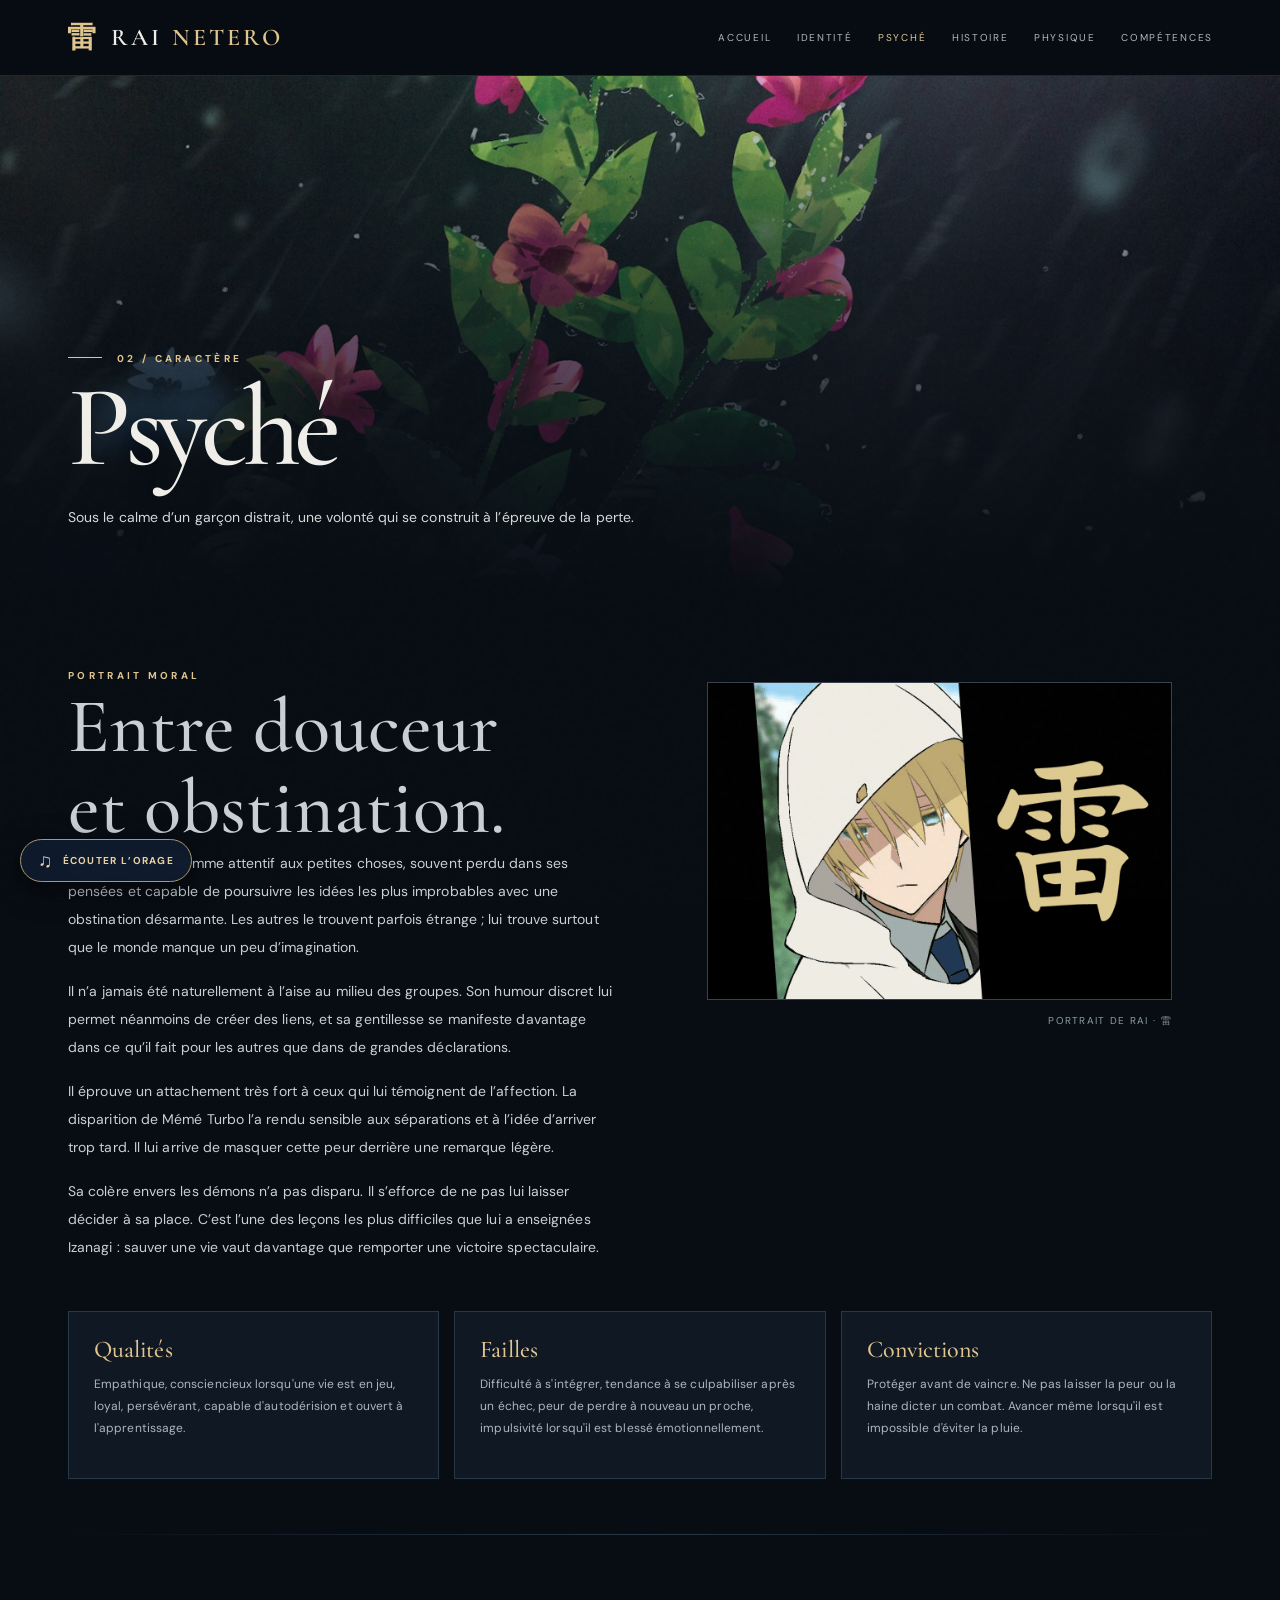
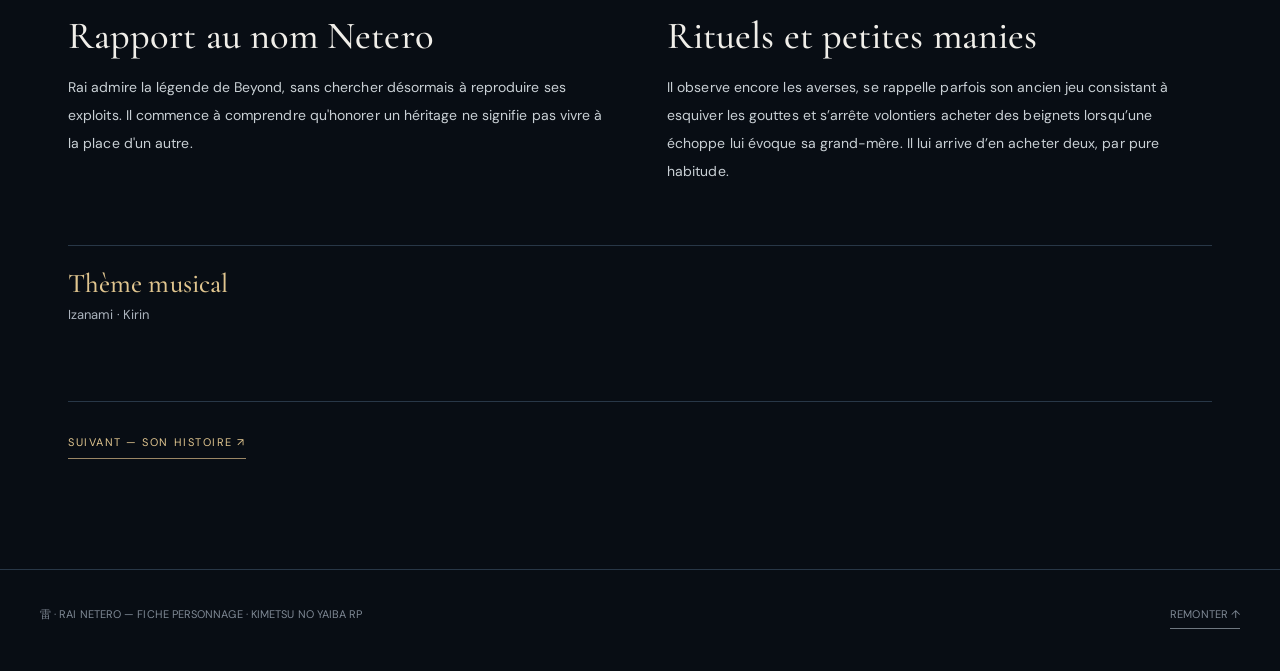
<file: psyche.html>
<!DOCTYPE html>

<html lang="fr"><head><meta name="darkreader-lock"><meta charset="utf-8"/><meta content="width=device-width,initial-scale=1" name="viewport"/><meta content="#080d14" name="theme-color"/><meta content="Rai Netero — dossier de pourfendeur" name="description"/><title>Psyché · Rai Netero</title><link href="style.css" rel="stylesheet"/><script defer="" src="rai-v14.js"></script></head><body><div aria-hidden="true" class="page-progress"></div><header class="site-nav" id="haut"><div class="nav-inner"><a class="logo" href="index.html"><span class="logomark">雷</span><span>RAI <span style="color:#e0c58f">NETERO</span></span></a><button aria-expanded="false" aria-label="Ouvrir le menu" class="nav-toggle" type="button">☰ MENU</button><nav aria-label="Navigation principale" class="nav-items"><a href="index.html">Accueil</a><a href="identite.html">Identité</a><a aria-current="page" href="psyche.html">Psyché</a><a href="histoire.html">Histoire</a><a href="physique.html">Physique</a><a href="competences.html">Compétences</a></nav></div></header><main><section class="page-hero" style="--hero-image:url('assets/pluie-fleurs.jpg')"><div class="page-hero-content"><div class="eyebrow"><i></i>02 / Caractère</div><h1>Psyché</h1><p class="subtitle">Sous le calme d’un garçon distrait, une volonté qui se construit à l’épreuve de la perte.</p></div></section><div class="layout"><div class="two-col"><div class="body-copy"><div class="eyebrow">Portrait moral</div><h2>Entre douceur<br/>et obstination.</h2><p>Rai est un jeune homme attentif aux petites choses, souvent perdu dans ses pensées et capable de poursuivre les idées les plus improbables avec une obstination désarmante. Les autres le trouvent parfois étrange ; lui trouve surtout que le monde manque un peu d’imagination.</p><p>Il n’a jamais été naturellement à l’aise au milieu des groupes. Son humour discret lui permet néanmoins de créer des liens, et sa gentillesse se manifeste davantage dans ce qu’il fait pour les autres que dans de grandes déclarations.</p><p>Il éprouve un attachement très fort à ceux qui lui témoignent de l’affection. La disparition de Mémé Turbo l’a rendu sensible aux séparations et à l’idée d’arriver trop tard. Il lui arrive de masquer cette peur derrière une remarque légère.</p><p>Sa colère envers les démons n’a pas disparu. Il s’efforce de ne pas lui laisser décider à sa place. C’est l’une des leçons les plus difficiles que lui a enseignées Izanagi : sauver une vie vaut davantage que remporter une victoire spectaculaire.</p></div><figure class="poster"><img alt="Rai Netero sous sa capuche blanche" data-gif-portrait="" src="assets/portrait-logo.png"/><figcaption>Portrait de Rai · 雷</figcaption></figure></div><div class="quotes"><div class="quote-card"><h3>Qualités</h3><p>Empathique, consciencieux lorsqu'une vie est en jeu, loyal, persévérant, capable d'autodérision et ouvert à l'apprentissage.</p></div><div class="quote-card"><h3>Failles</h3><p>Difficulté à s'intégrer, tendance à se culpabiliser après un échec, peur de perdre à nouveau un proche, impulsivité lorsqu'il est blessé émotionnellement.</p></div><div class="quote-card"><h3>Convictions</h3><p>Protéger avant de vaincre. Ne pas laisser la peur ou la haine dicter un combat. Avancer même lorsqu'il est impossible d'éviter la pluie.</p></div></div><div class="separator"></div><div class="two-col"><div class="body-copy"><h3>Rapport au nom Netero</h3><p>Rai admire la légende de Beyond, sans chercher désormais à reproduire ses exploits. Il commence à comprendre qu'honorer un héritage ne signifie pas vivre à la place d'un autre.</p></div><div class="body-copy"><h3>Rituels et petites manies</h3><p>Il observe encore les averses, se rappelle parfois son ancien jeu consistant à esquiver les gouttes et s’arrête volontiers acheter des beignets lorsqu’une échoppe lui évoque sa grand-mère. Il lui arrive d’en acheter deux, par pure habitude.</p></div></div><div class="music-note"><h3>Thème musical</h3><p>Izanami · Kirin</p></div><div class="subfooter"><a href="histoire.html">SUIVANT — SON HISTOIRE ↗</a></div></div></main><footer class="footer"><div class="footer-inner"><span>雷 · RAI NETERO — FICHE PERSONNAGE · KIMETSU NO YAIBA RP</span><a class="toplink" href="#haut">REMONTER ↑</a></div></footer><aside aria-label="Lecteur musical de Rai" class="music-player" id="rai-music-player">
<button aria-controls="music-panel" aria-expanded="false" aria-label="Afficher ou masquer le lecteur" class="music-toggle" id="music-toggle" type="button"><span aria-hidden="true">♫</span> <span class="music-toggle-name">ÉCOUTER L’ORAGE</span></button>
<div class="music-panel" hidden="" id="music-panel">
<div class="music-head"><div><span class="music-kicker">RAI NETERO · THÈMES DU POURFENDEUR</span><strong id="music-track-title">Izanami</strong></div><button aria-label="Refermer le lecteur" class="music-close" id="music-close" type="button">×</button></div>
<div class="music-theme-picker" role="group" aria-label="Sélection de la musique"><button class="music-theme-choice is-active" data-music-mode="auto" type="button" aria-pressed="true">AUTO</button><button class="music-theme-choice" data-music-mode="izanami" type="button" aria-pressed="false">IZANAMI</button><button class="music-theme-choice" data-music-mode="kirin" type="button" aria-pressed="false">KIRIN</button></div><audio id="rai-audio" preload="metadata" loop src="assets/izanami.mp3"></audio>
<div class="music-main-controls"><button aria-label="Lire la musique" class="music-play" id="music-play" type="button">▶</button><button aria-label="Arrêter la musique" class="music-stop" id="music-stop" type="button">■</button><input aria-label="Position dans la musique" id="music-seek" max="1000" min="0" step="1" type="range" value="0"/><span class="music-time" id="music-time">0:00 / 0:00</span></div>
<div class="music-volume-row"><button aria-label="Couper le son" class="music-mute" id="music-mute" type="button">♪</button><label for="music-volume">Volume</label><input aria-label="Volume de la musique" id="music-volume" max="100" min="0" step="1" type="range" value="35"/><output id="music-volume-label">35 %</output></div>
</div>
</aside></body></html>
</file>
<file: style.css>
@import url('https://fonts.googleapis.com/css2?family=Cormorant+Garamond:wght@400;500;600;700&family=DM+Sans:wght@400;500;600;700&display=swap');
:root{--bg:#080d14;--card:#0e1621;--paper:#121d2a;--rule:#283747;--ivory:#f0eee9;--muted:#abb3bd;--gold:#e0c58f;--blue:#9dbcd1;--max:1200px}
*{box-sizing:border-box}html{scroll-behavior:smooth;scroll-padding-top:90px}body{margin:0;background:var(--bg);color:var(--ivory);font:16px/1.75 'DM Sans',Arial,sans-serif;letter-spacing:.005em;min-height:100vh}
body:before{content:'';position:fixed;inset:0;pointer-events:none;z-index:20;background-image:url("data:image/svg+xml,%3Csvg viewBox='0 0 170 170' xmlns='http://www.w3.org/2000/svg'%3E%3Cfilter id='n'%3E%3CfeTurbulence type='fractalNoise' baseFrequency='.64' numOctaves='3' stitchTiles='stitch'/%3E%3C/filter%3E%3Crect width='100%25' height='100%25' opacity='.15' filter='url(%23n)'/%3E%3C/svg%3E");opacity:.085}
*,*:before,*:after{box-sizing:border-box}::selection{background:#bca478;color:#09111c}a{color:inherit;text-decoration:none}img{max-width:100%;display:block}button{font:inherit}p{margin:0 0 1.15em}h1,h2,h3,blockquote{font-family:'Cormorant Garamond',Georgia,serif}h1,h2,h3{font-weight:500;line-height:1.06}h1{font-size:clamp(4rem,11vw,10rem);letter-spacing:-.055em;margin:0}h2{font-size:clamp(2.8rem,6vw,5.2rem);margin:0}h3{font-size:clamp(1.7rem,3vw,2.4rem);margin:0}
.page-progress{position:fixed;top:0;left:0;width:0;height:2px;background:var(--gold);z-index:100;transition:width .06s linear}
.site-nav{position:sticky;top:0;z-index:90;backdrop-filter:blur(18px);background:rgba(8,13,20,.91);border-bottom:1px solid rgba(221,199,151,.14)}
.nav-inner{max-width:var(--max);margin:auto;min-height:75px;padding:0 27px;display:flex;align-items:center;justify-content:space-between;gap:18px}
.logo{display:flex;align-items:center;gap:12px;font-family:'Cormorant Garamond',Georgia,serif;font-size:24px;font-weight:600;letter-spacing:.13em;white-space:nowrap}.logomark{color:var(--gold);font-size:29px;line-height:1}
.nav-items{display:flex;align-items:center;gap:clamp(10px,2vw,28px)}.nav-items a{font-size:10px;letter-spacing:.17em;text-transform:uppercase;color:#aeb7c0;white-space:nowrap;transition:color .2s}.nav-items a:hover,.nav-items a[aria-current=page]{color:var(--gold)}
.nav-toggle{display:none;border:1px solid var(--rule);background:transparent;color:var(--ivory);padding:5px 12px;cursor:pointer}
.eyebrow{font-size:10px;letter-spacing:.33em;text-transform:uppercase;color:var(--gold);font-weight:700}.eyebrow i{display:inline-block;width:34px;height:1px;background:var(--gold);vertical-align:middle;margin:0 15px 3px 0}
.hero{min-height:calc(100svh - 75px);position:relative;display:flex;align-items:center;overflow:hidden;padding:90px max(5vw,24px);isolation:isolate}.hero:before{content:'';position:absolute;inset:0;z-index:-2;background-image:linear-gradient(90deg,rgba(8,13,20,.93) 0%,rgba(8,13,20,.78) 44%,rgba(8,13,20,.26) 100%),url('assets/montagne-orage.jpg');background-size:cover;background-position:center}.hero:after{content:'';position:absolute;inset:0;z-index:-1;background:linear-gradient(0deg,#080d14 0%,transparent 25%,transparent 90%,rgba(8,13,20,.3) 100%)}
.hero-inner{max-width:var(--max);margin:auto;width:100%;display:grid;grid-template-columns:1.15fr .85fr;align-items:center;gap:40px}.hero-title-line{display:block}.hero-title-line:last-child{color:var(--gold)}
.hero-blurb{max-width:490px;color:#cbd1d4;font-size:14px;line-height:1.95;margin:24px 0 32px}.hero-image{justify-self:end;width:min(100%,430px);aspect-ratio:4/5;position:relative;border:1px solid rgba(224,197,143,.25);box-shadow:0 15px 100px #0009;overflow:hidden}.hero-image img{height:100%;width:100%;object-fit:cover;object-position:62% center}.hero-image:after{content:'';position:absolute;inset:0;border:12px solid rgba(8,13,20,.22);pointer-events:none}
.btn{display:inline-flex;gap:14px;align-items:center;border:1px solid #bca374;color:var(--ivory);padding:13px 20px;letter-spacing:.19em;text-transform:uppercase;font-size:10px;font-weight:700;transition:background .2s,color .2s}.btn:hover{background:var(--gold);color:var(--bg)}.btn svg{width:16px;height:16px}
.vertical-kanji{position:absolute;bottom:30px;right:28px;color:#fff4;font-size:12px;writing-mode:vertical-rl;letter-spacing:.3em}
.layout{max-width:var(--max);margin:auto;padding:70px 28px 110px}.intro-grid{display:grid;grid-template-columns:1fr 1fr;gap:44px;align-items:center}.intro-visual{position:relative;min-height:480px}.intro-visual img{height:480px;width:100%;object-fit:cover;object-position:center;filter:saturate(.8)}.intro-panel{padding:18px 0}.intro-panel p{max-width:500px;color:var(--muted)}.signature{font-family:'Cormorant Garamond',Georgia,serif;font-style:italic;font-size:27px;color:var(--gold);max-width:600px;line-height:1.45}
.page-hero{height:clamp(300px,43vw,520px);position:relative;display:flex;align-items:end;overflow:hidden;background:#17202b}.page-hero:before{content:'';position:absolute;inset:0;background-image:linear-gradient(0deg,#080d14 1%,rgba(8,13,20,.54) 60%,rgba(8,13,20,.13)),var(--hero-image);background-position:center; background-size:cover}.page-hero-content{max-width:var(--max);width:100%;margin:0 auto;padding:0 28px 65px;z-index:2;position:relative}.page-hero h1{font-size:clamp(3.5rem,9vw,7.5rem)}.page-hero .subtitle{max-width:680px;color:#d6d9d8;font-size:14px;line-height:1.9;margin:15px 0 0}
.separator{height:1px;background:linear-gradient(90deg,transparent,var(--rule),transparent);margin:55px 0}.section-head{margin:0 0 30px}.section-head .eyebrow{margin-bottom:14px}
.info-grid{display:grid;grid-template-columns:repeat(3,minmax(0,1fr));gap:1px;background:var(--rule);border:1px solid var(--rule);margin:34px 0}.info-item{background:var(--bg);padding:20px 22px;min-height:110px}.info-item .label{font-size:10px;text-transform:uppercase;letter-spacing:.15em;color:#98aab5}.info-item strong{display:block;font-size:17px;letter-spacing:.02em;font-weight:500;margin-top:10px}.info-item .small{font-size:11px;color:#c0b7a0;margin-top:5px}
.two-col{display:grid;grid-template-columns:1fr 1fr;gap:54px;align-items:start}.body-copy{font-size:14px;line-height:2;color:#c9d0d5}.body-copy h3{color:var(--ivory);margin:26px 0 16px}.note{border-left:2px solid var(--gold);padding:18px 23px;background:#121d28;color:#c4cbd1;font-size:13px;line-height:1.85}.poster img{width:100%;max-height:760px;object-fit:contain;background:#172335;border:1px solid #39414c}.poster figcaption{font-size:10px;letter-spacing:.13em;text-transform:uppercase;color:#8d9da7;text-align:right;padding:12px 0}
.quotes{display:grid;grid-template-columns:repeat(3,minmax(0,1fr));gap:15px;margin-top:34px}.quote-card{padding:25px;border:1px solid var(--rule);background:#101824}.quote-card h3{font-size:24px;color:var(--gold);margin-bottom:10px}.quote-card p{color:#abb7be;font-size:12px;line-height:1.85}
.chapter-nav{display:grid;grid-template-columns:repeat(5,1fr);gap:8px;margin:28px 0 65px}.chapter-nav a{display:flex;flex-direction:column;justify-content:end;min-height:120px;padding:20px 13px;border:1px solid var(--rule);background:#101824;transition:.2s}.chapter-nav a:hover{transform:translateY(-3px);border-color:#bda373;background:#172333}.chapter-nav .num{font-size:10px;color:var(--gold);letter-spacing:.15em}.chapter-nav strong{font-size:15px;font-weight:500;line-height:1.25;margin-top:8px}.chapter-nav small{font-size:10px;color:#97a4b0;margin-top:6px;line-height:1.35}
.chapter{scroll-margin-top:100px;margin-bottom:95px}.chapter-banner{height:360px;position:relative;background-color:#151e28;background-size:cover;background-position:center;overflow:hidden;display:flex;align-items:end;padding:30px 38px}.chapter-banner:before{content:'';position:absolute;inset:0;background:linear-gradient(0deg,rgba(4,7,12,.96),rgba(5,7,13,.15) 80%)}.chapter-banner:after{content:'';position:absolute;inset:0;background:var(--chapter-tint, transparent);mix-blend-mode:screen;opacity:.65}.chapter-banner div{position:relative;z-index:2}.chapter-index{font-size:12px;letter-spacing:.2em;color:var(--gold);font-weight:600}.chapter-banner h2{font-size:clamp(2.8rem,7vw,6rem);color:white}.chapter-banner p{font-size:12px;text-transform:uppercase;letter-spacing:.19em;color:#ddd5ca}
.story-text{font-family:Georgia,'Times New Roman',serif;font-size:clamp(17px,1.5vw,19px);line-height:1.95;color:#dedfdd;max-width:735px;margin:46px auto 0}.story-text p{margin:0 0 1.25em}.story-text p:has(strong){color:#f2e1ba}.story-text strong{color:#f0d4a3;font-weight:600}.story-text em{color:#c8c8c8}.story-text hr{border:0;border-top:1px solid #4e5661;width:90px;margin:50px auto}
.chapter--blood .chapter-banner:after{background:linear-gradient(110deg,rgba(132,10,23,.25),rgba(255,40,61,.28),rgba(10,0,0,.72));mix-blend-mode:normal;opacity:1}.chapter--blood .chapter-banner:before{background:linear-gradient(0deg,#080d14 5%,rgba(35,3,10,.3))}.chapter--blood .chapter-banner{background-position:center 43%}.chapter--blood .chapter-banner h2{text-shadow:2px 0 #b32634,-1px -1px #61131a}.chapter--blood .story-text strong{color:#ffb7af}
.reader-tag{display:inline-flex;gap:10px;align-items:center;font-size:11px;color:#a7b4c0;letter-spacing:.09em}.reader-tag:before{content:'';width:22px;height:1px;background:var(--gold)}.footer{padding:35px 28px 42px;border-top:1px solid var(--rule);color:#7f8995}.footer-inner{max-width:var(--max);margin:auto;display:flex;justify-content:space-between;gap:10px;font-size:11px}.toplink{border-bottom:1px solid #6f7780;padding-bottom:3px}.title-aside{font-family:Georgia,serif;font-style:italic;color:var(--gold);font-size:19px}
.card-row{display:grid;grid-template-columns:1.3fr 1fr;gap:35px;align-items:start}.profile-portrait{border:1px solid #435368;overflow:hidden;position:relative}.profile-portrait img{width:100%;height:100%;max-height:650px;object-fit:cover}.profile-caption{margin-top:8px;text-transform:uppercase;font-size:10px;letter-spacing:.14em;color:#9ea6b4}
.detail-list{margin:30px 0;border-top:1px solid var(--rule)}.detail{display:grid;grid-template-columns:155px 1fr;gap:15px;border-bottom:1px solid var(--rule);padding:16px 0}.detail dt{font-size:10px;text-transform:uppercase;color:var(--gold);letter-spacing:.13em}.detail dd{margin:0;color:#d0d4d8;font-size:14px;line-height:1.8}
.notice{background:#17202b;border:1px solid #45516a;padding:16px 20px;color:#abbfcf;font-size:13px;line-height:1.7}.notice strong{color:#f2dbc0}
.subfooter{border-top:1px solid var(--rule);padding-top:25px;margin-top:55px}.subfooter a{display:inline-block;font-size:11px;letter-spacing:.14em;text-transform:uppercase;border-bottom:1px solid #9b8766;padding-bottom:6px;color:var(--gold)}
.glow{text-shadow:0 0 40px #efd29622}
@media(max-width:950px){.nav-items{gap:12px}.nav-items a{font-size:9px}.hero-inner{grid-template-columns:1fr 1fr}.chapter-nav{grid-template-columns:repeat(3,1fr)}}
@media(max-width:720px){.nav-inner{min-height:66px;padding:0 17px}.nav-toggle{display:block}.nav-items{position:absolute;top:66px;left:0;right:0;background:#080d14;padding:12px 24px 24px;border-bottom:1px solid var(--rule);display:none;flex-direction:column;align-items:stretch;gap:0}.site-nav.is-open .nav-items{display:flex}.nav-items a{font-size:12px;padding:9px 0}.hero{min-height:78svh;padding:70px 18px}.hero-inner{grid-template-columns:1fr}.hero-image{display:none}.hero h1{font-size:clamp(4.4rem,19vw,7rem)}.layout{padding:38px 18px 80px}.intro-grid,.two-col,.card-row{grid-template-columns:1fr}.intro-visual,.intro-visual img{min-height:0;height:270px}.page-hero{height:350px}.page-hero-content{padding:0 19px 40px}.info-grid{grid-template-columns:repeat(2,1fr)}.chapter-nav{grid-template-columns:repeat(2,1fr);margin:20px 0 45px}.chapter-banner{height:255px;padding:22px}.story-text{font-size:16.5px;line-height:1.9;margin:24px auto 0}.quotes{grid-template-columns:1fr}.footer-inner{flex-direction:column;gap:15px}.chapter{margin-bottom:60px}.detail{grid-template-columns:105px 1fr}.profile-portrait img{max-height:500px}}
@media(prefers-reduced-motion:reduce){*,*:before,*:after{scroll-behavior:auto!important;animation:none!important;transition:none!important}}

.technique-wait{min-height:112px;display:flex;flex-direction:column;align-items:center;justify-content:center;gap:8px;text-align:center;border-color:#8a724e;background:linear-gradient(145deg,#1b2634,#0b1119)}.technique-wait strong{font-family:Georgia,serif;font-size:27px;font-weight:normal;color:#dfc790}.technique-wait .eyebrow{font-size:11px;color:#d0c3a5}


/* La musique reste discrète et ne démarre jamais sans clic. */
.music-player{position:fixed;right:20px;bottom:18px;z-index:130;display:flex;flex-direction:column;align-items:flex-end;gap:9px;font-family:'DM Sans',Arial,sans-serif;max-width:calc(100vw - 24px)}
.music-toggle{color:#e8d2a5;background:#0f1b2deF;border:1px solid #a9976d;border-radius:24px;padding:11px 17px;display:flex;gap:9px;align-items:center;letter-spacing:.13em;font-weight:700;font-size:10px;cursor:pointer;box-shadow:0 8px 28px #0008;backdrop-filter:blur(12px)}
.music-toggle>span:first-child{font-family:Georgia,serif;font-size:19px;line-height:1}
.music-toggle.music-is-playing>span:first-child{color:#ffdc78;text-shadow:0 0 12px #ffe180b0}
.music-panel{width:min(390px,calc(100vw - 24px));background:rgba(12,22,33,.98);border:1px solid #8f815f;border-radius:13px;padding:18px 19px;box-shadow:0 15px 45px #000b;backdrop-filter:blur(15px)}
.music-panel[hidden]{display:none!important}
.music-head{display:flex;justify-content:space-between;align-items:flex-start;gap:12px}.music-head>div{min-width:0}
.music-kicker{display:block;color:#d5bb85;font-size:9px;letter-spacing:.2em;margin-bottom:7px}.music-head strong{display:block;color:#f1eee6;font-size:13px;font-weight:500;line-height:1.5}
.music-close,.music-play,.music-stop,.music-mute{border:1px solid #536071;background:#1b293a;color:#f0eee9;cursor:pointer}
.music-close{font-size:21px;width:30px;height:30px;line-height:1;border:none;background:transparent}
.music-main-controls,.music-volume-row{display:flex;gap:12px;align-items:center;margin-top:16px}.music-main-controls input,.music-volume-row input{flex:1;min-width:40px;accent-color:#d7b772;cursor:pointer}
.music-play{font-size:17px;width:39px;height:39px;border-color:#d3bd83;border-radius:50%}.music-stop,.music-mute{width:30px;height:30px;border-radius:6px;font-size:15px}
.music-time{color:#b0b9c4;font-size:10px;font-variant-numeric:tabular-nums;white-space:nowrap}.music-volume-row{margin-top:11px}.music-volume-row label{font-size:12px;color:#d7dae0}.music-volume-row output{font-size:11px;color:#d7dae0;min-width:35px;text-align:right}
.music-note{margin-top:44px;border-top:1px solid var(--rule);padding:24px 0 4px}.music-note h3{font-size:27px;color:var(--gold)}.music-note p{font-size:13px;color:var(--muted);margin-top:6px}
@media(max-width:720px){.music-player{right:12px;bottom:12px}.music-toggle{padding:10px 14px}.music-panel{padding:16px}.music-main-controls{gap:9px}}

/* Deux ambiances musicales, choix manuel ou transition automatique dans le récit. */
.music-theme-picker{display:flex;gap:6px;margin-top:16px;padding:5px;background:#0b131f;border:1px solid #4c5a6b;border-radius:10px}
.music-theme-choice{flex:1;background:transparent;border:1px solid transparent;border-radius:7px;padding:9px 4px;color:#b1bcc6;font-size:10px;font-weight:600;letter-spacing:.11em;cursor:pointer;transition:background .2s,border-color .2s,color .2s}
.music-theme-choice:hover{color:#f4e6c6;border-color:#69707a}
.music-theme-choice.is-active{color:#f3d49c;background:#273345;border-color:#9d855c}
#kirin-start{scroll-margin-top:110px}


/* V10 - Lecteur musical a gauche : aucun chevauchement avec le badge Netlify */
.music-player{left:20px;right:auto;bottom:18px;align-items:flex-start;z-index:2000;}
.music-panel{max-width:calc(100vw - 24px);}
@media(max-width:720px){
  .music-player{left:12px;right:auto;bottom:12px;align-items:flex-start;}
}

/* Repertoire du Souffle de la Foudre */
.forms-showcase{padding:44px 0 20px}
.form-heading{max-width:820px;margin:0 0 32px}
.form-heading h2{font-family:'Cormorant Garamond',Georgia,serif;font-size:clamp(2.6rem,5vw,4.5rem);line-height:1.04;font-weight:500;color:#f1ede5;margin:18px 0 14px}
.form-heading h2 em{font-weight:400;color:#e4c586;font-style:italic}
.form-heading>p{color:#b5bdc8;font-size:15px;line-height:1.8;max-width:610px}
.forms-grid{display:grid;grid-template-columns:repeat(2,minmax(0,1fr));gap:15px}
.form-card{display:grid;grid-template-columns:57px minmax(0,1fr);gap:13px;padding:24px 21px 25px;background:linear-gradient(144deg,rgba(31,45,62,.92),rgba(10,17,27,.98));border:1px solid #75694f;border-radius:4px;min-height:244px;position:relative;overflow:hidden}
.form-card::after{content:'雷';position:absolute;right:8px;bottom:-27px;font-size:120px;font-family:Georgia,serif;color:rgba(222,195,126,.035);pointer-events:none}
.form-number{color:#dec38b;border:1px solid #9e855a;width:42px;height:42px;display:grid;place-items:center;font:500 18px Georgia,serif;letter-spacing:.02em}
.form-details{position:relative;z-index:1;min-width:0}
.form-eyebrow{display:block;letter-spacing:.21em;text-transform:uppercase;font-size:9px;font-weight:700;color:#cbaf7e;margin:2px 0 12px}
.form-details h3{font-family:'Cormorant Garamond',Georgia,serif;font-size:clamp(22px,2.45vw,31px);line-height:1.17;font-weight:500;color:#f4efe6;margin:0 0 10px}
.form-japanese{font-size:12px;color:#d5b778;line-height:1.65;margin-bottom:12px}
.form-details p{font-size:13px;line-height:1.8;color:#c4cbd3;margin:0}
@media (max-width:860px){.forms-grid{grid-template-columns:1fr}.form-card{min-height:0}}
@media (max-width:540px){.form-card{padding:20px 14px;grid-template-columns:46px minmax(0,1fr);gap:9px}.form-number{width:36px;height:36px}}
</file>
